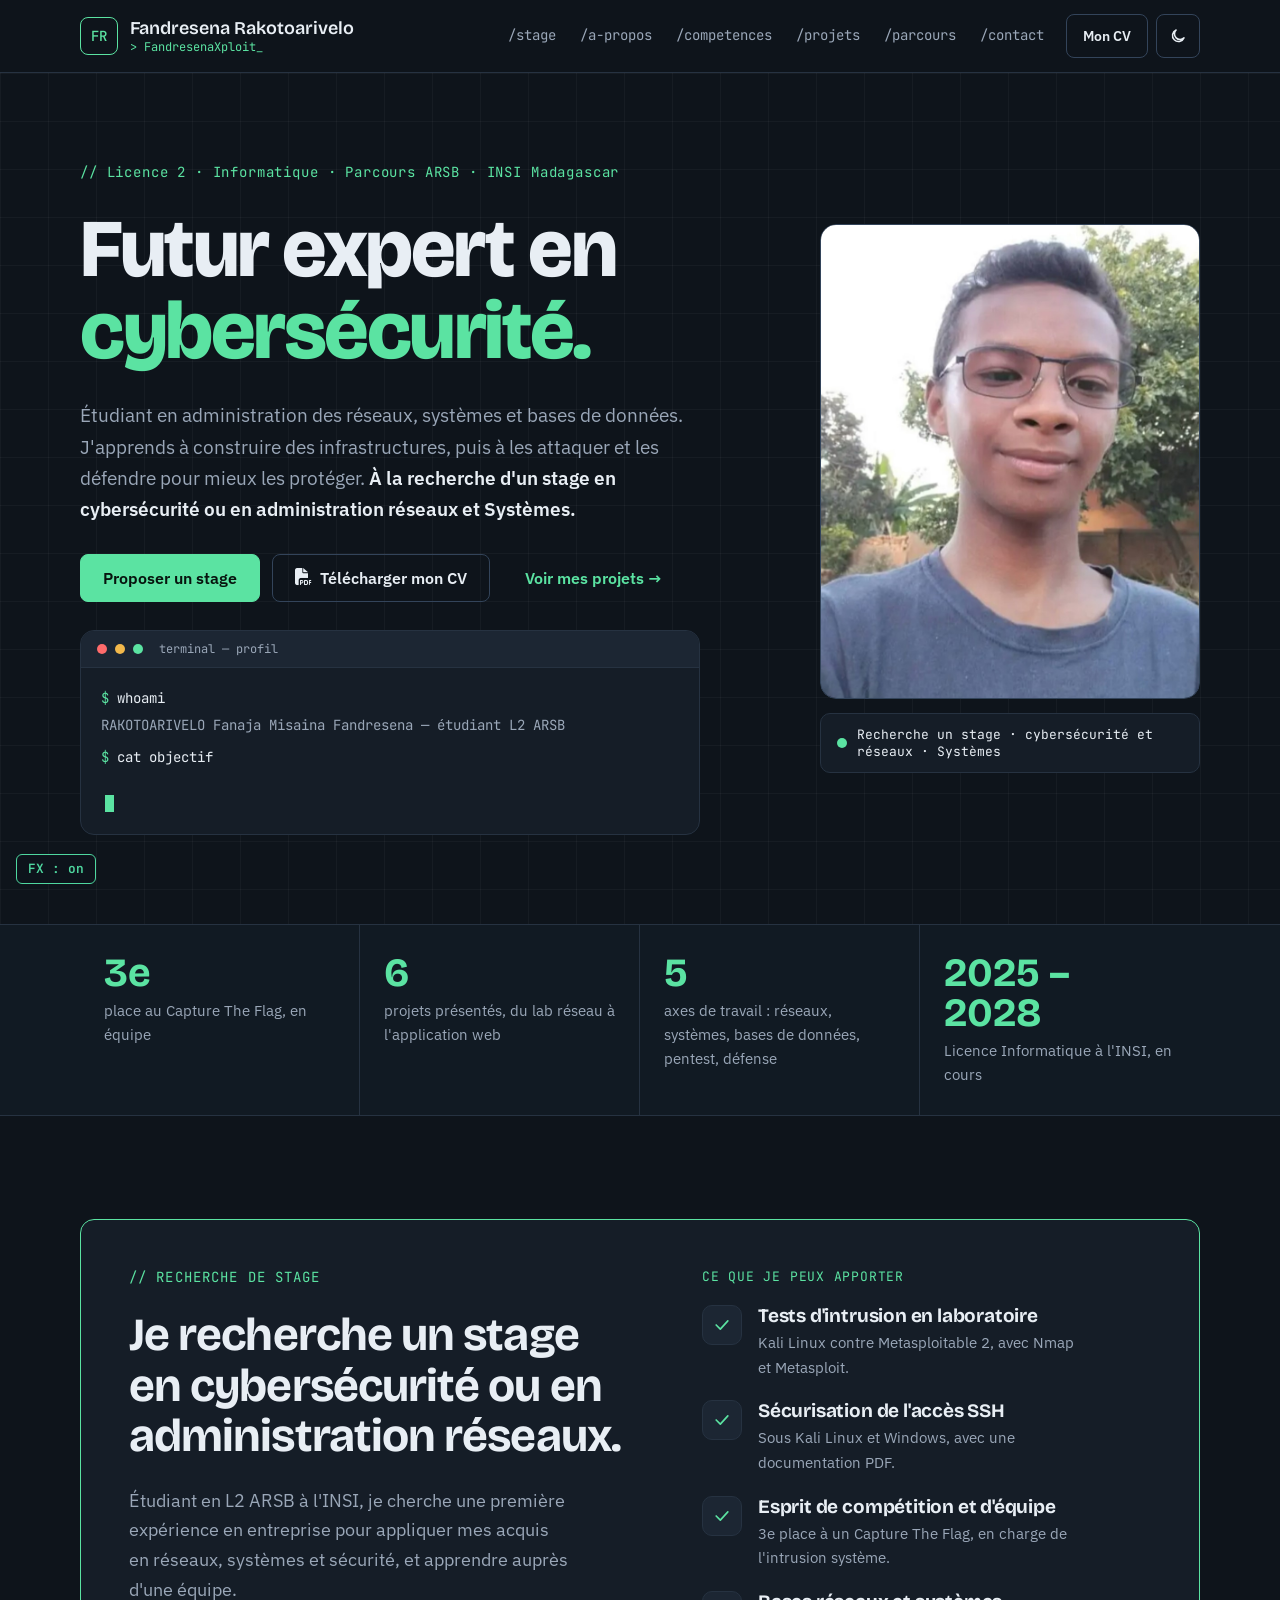
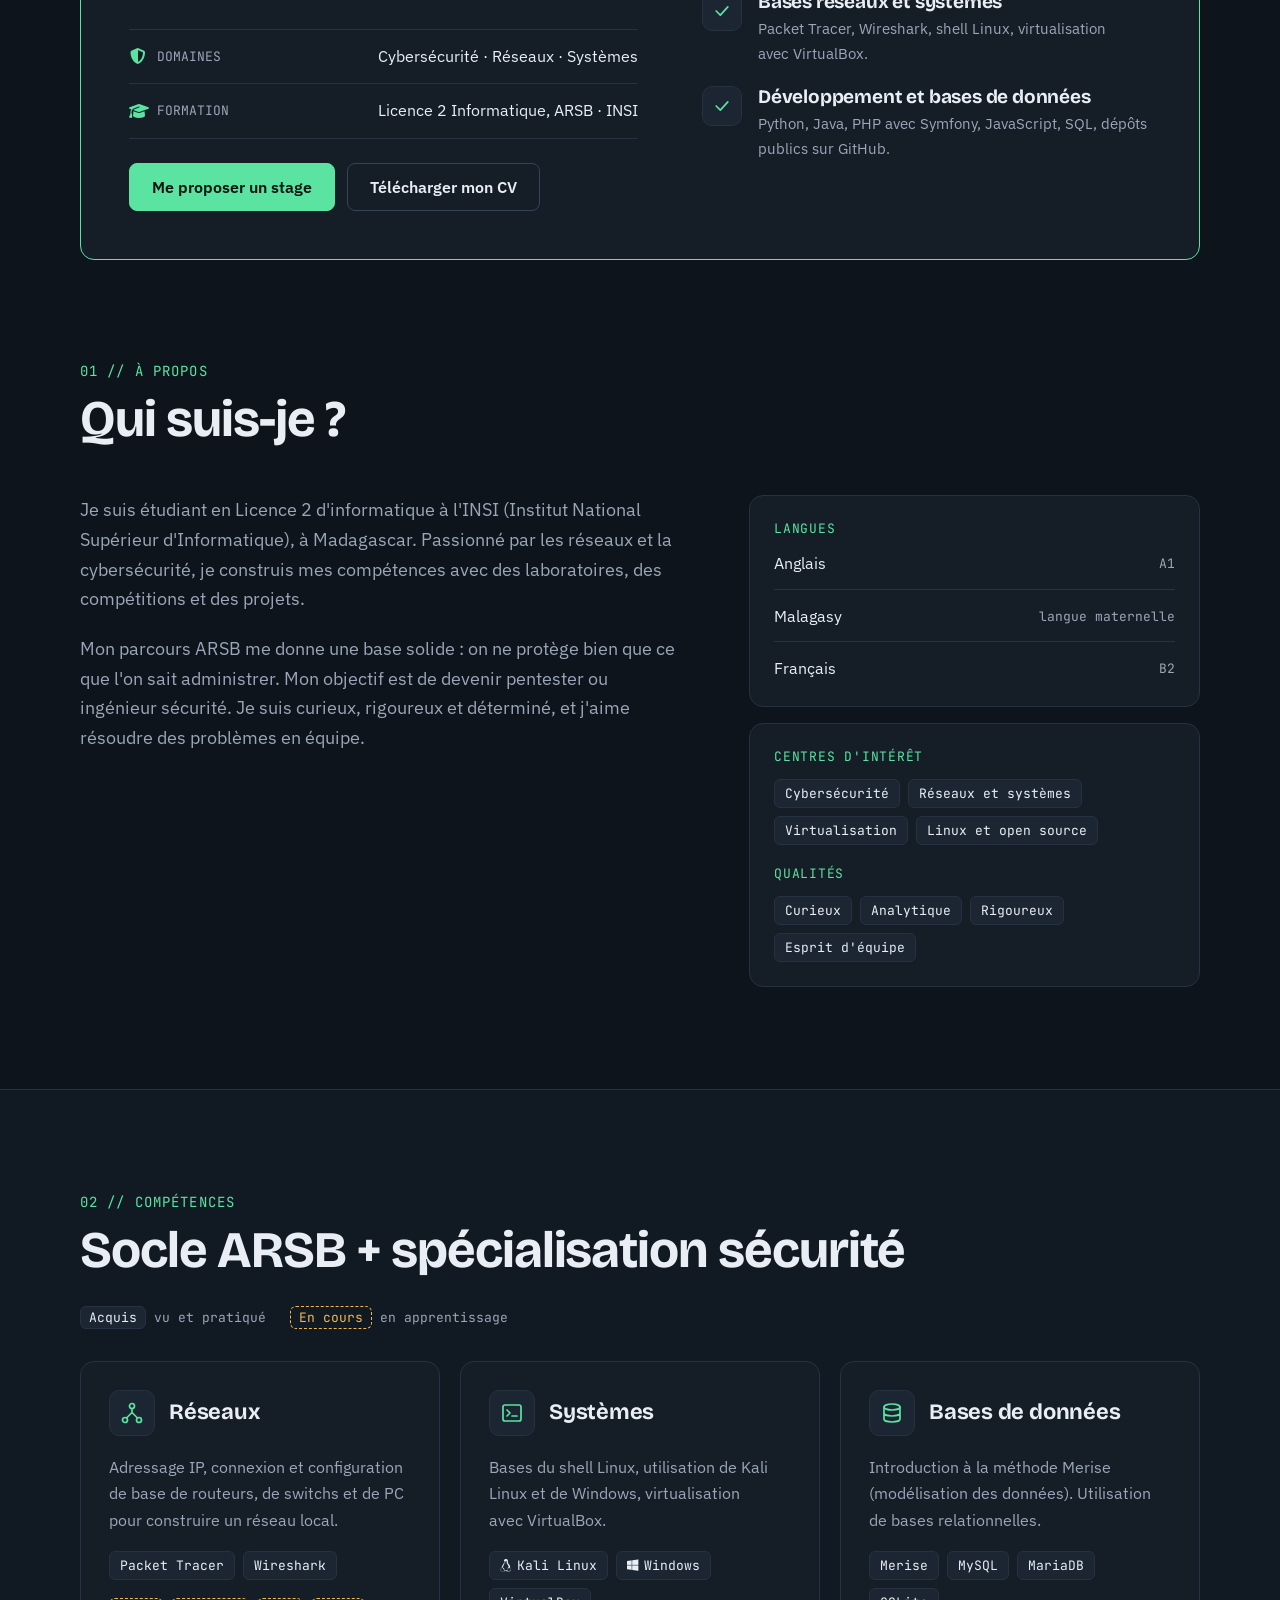
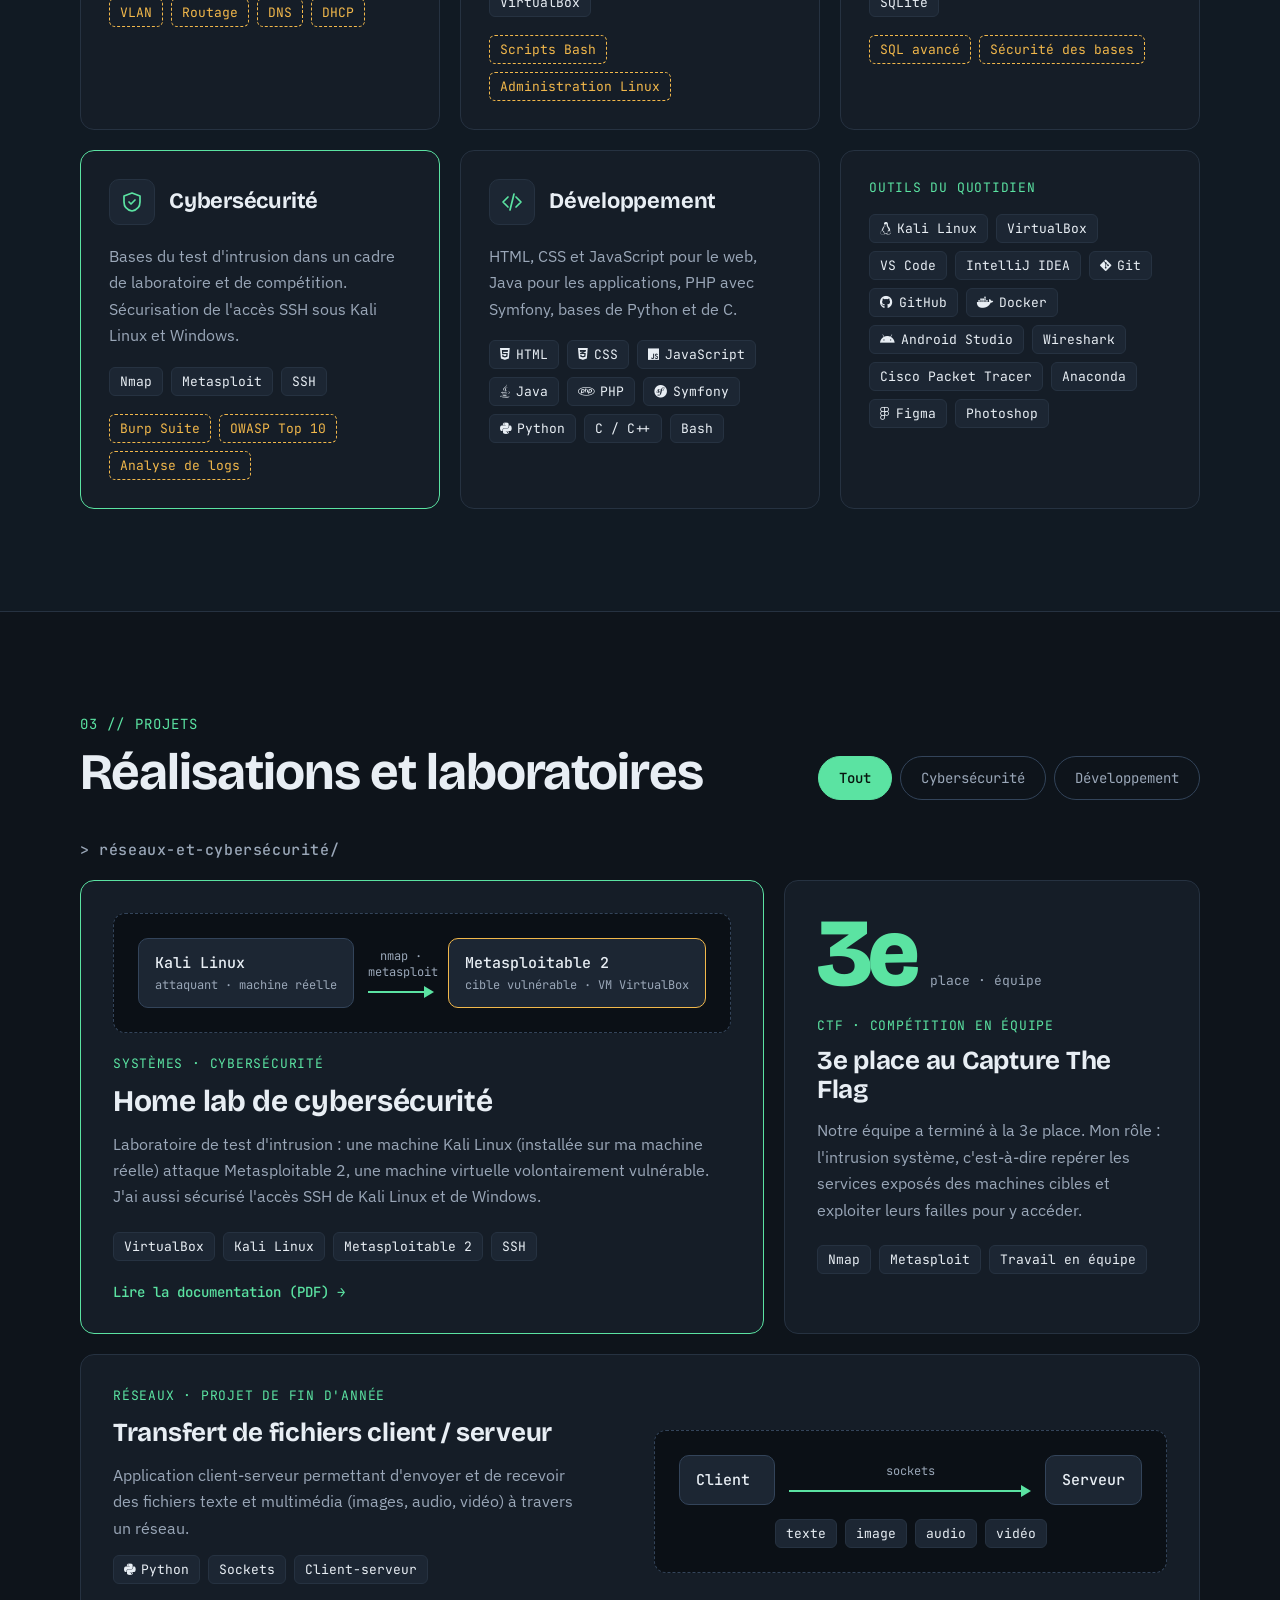
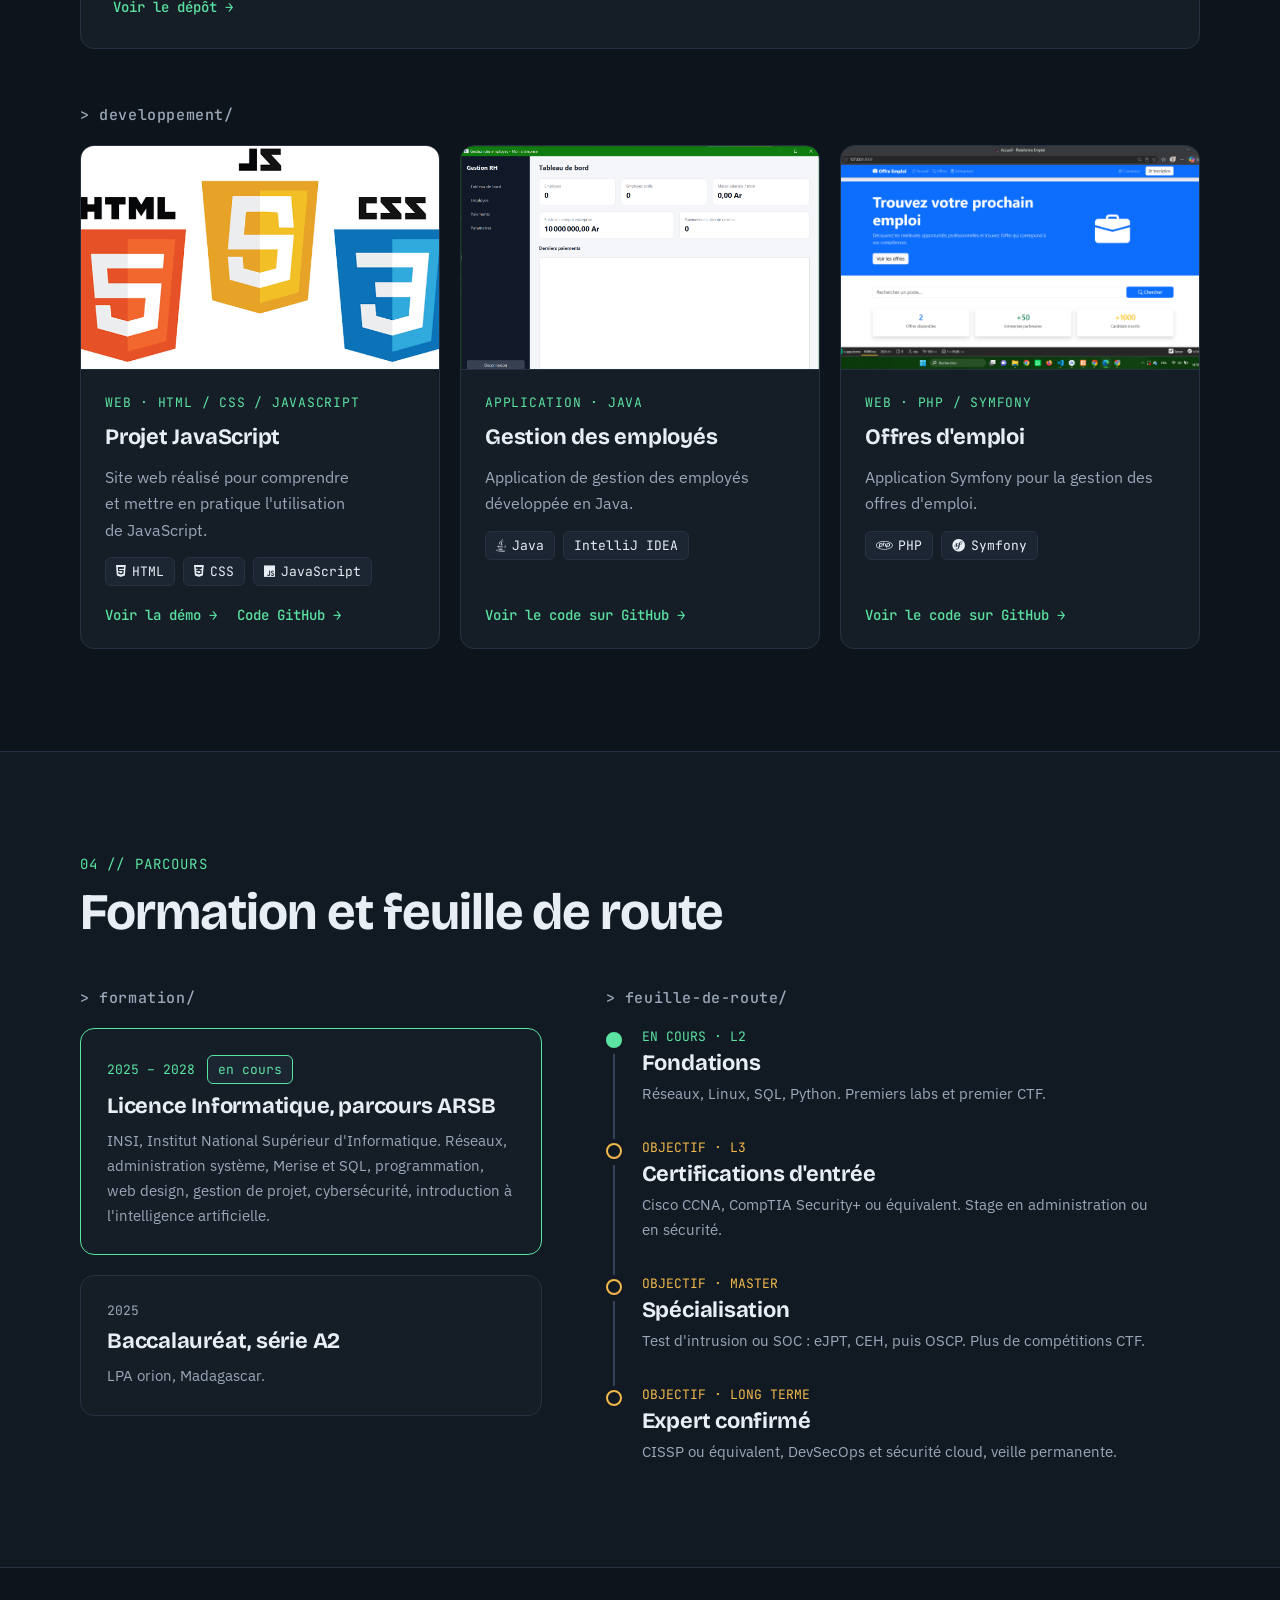
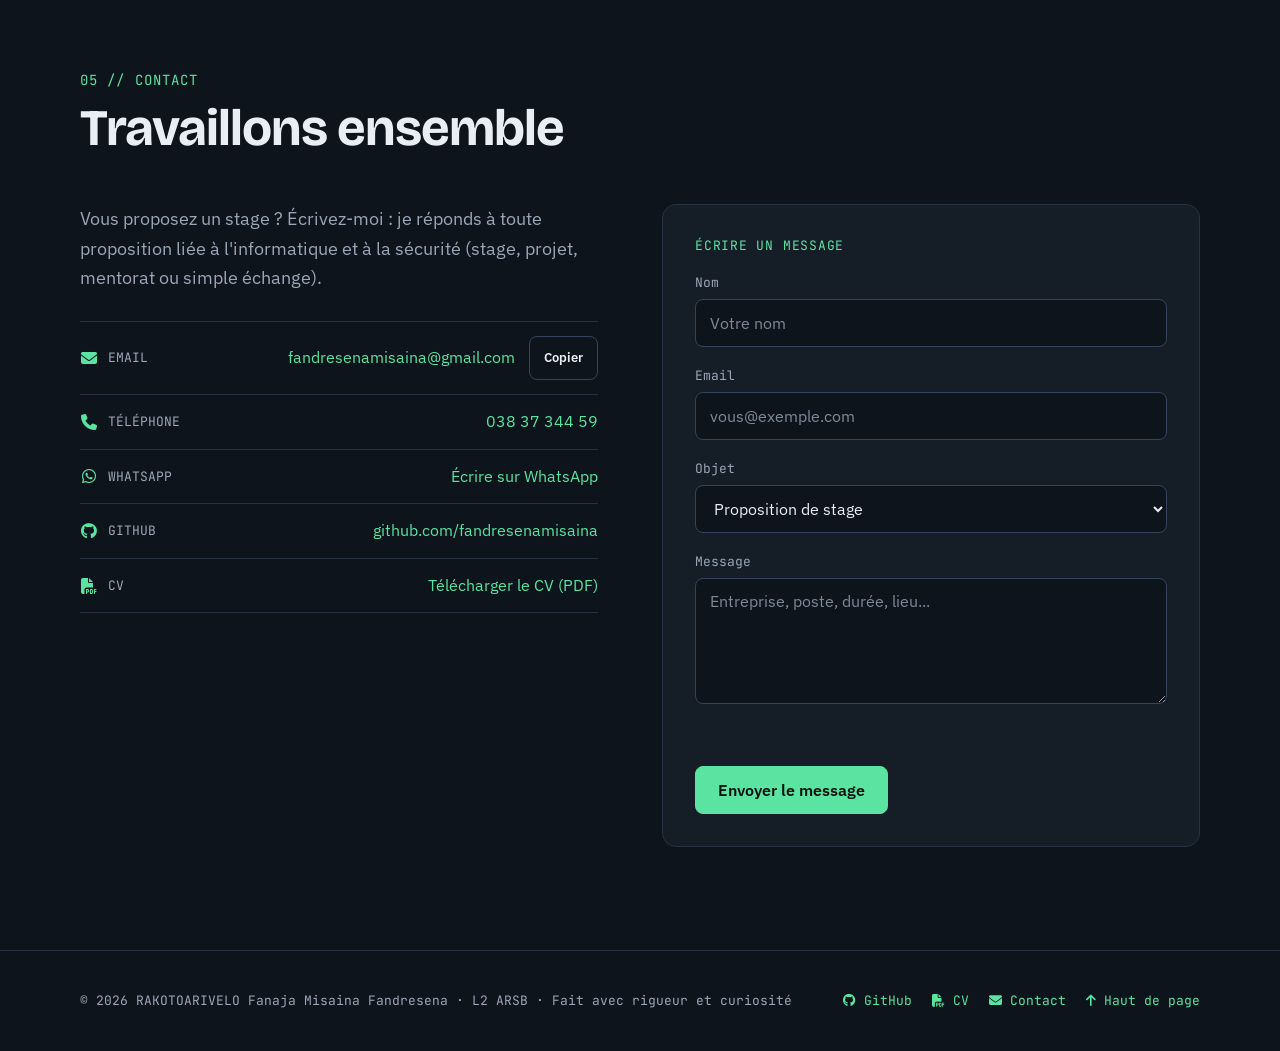
<file: index.html>
<!DOCTYPE html>
<html lang="fr" data-theme="dark">

<head>
    <meta charset="utf-8">
    <meta name="viewport" content="width=device-width, initial-scale=1">
    <title>Fandresena RAKOTOARIVELO · Portfolio</title>
    <meta name="description"
        content="Portfolio de RAKOTOARIVELO Fanaja Misaina Fandresena, étudiant en L2 Informatique (ARSB) à l'INSI Madagascar, à la recherche d'un stage en cybersécurité et réseaux.">
    <meta name="keywords"
        content="Fandresena, cybersécurité, portfolio, stage, étudiant informatique, INSI Madagascar, réseaux, Linux, pentest, CTF">
    <meta name="author" content="RAKOTOARIVELO Fanaja Misaina Fandresena">
    <meta name="robots" content="index, follow">
    <meta name="theme-color" content="#0E141B">
    <!-- Un seul domaine officiel : si vous publiez surtout sur GitHub Pages, remplacez ces URL par https://fandresenamisaina.github.io/ -->
    <link rel="canonical" href="https://portfolio-fandresena.netlify.app/">
    <link rel="icon" href="favicon.ico" sizes="any">
    <link rel="apple-touch-icon" href="apple-touch-icon.png">

    <meta property="og:type" content="website">
    <meta property="og:title" content="Fandresena RAKOTOARIVELO · Portfolio">
    <meta property="og:description"
        content="Étudiant en L2 Informatique (ARSB), passionné de cybersécurité, de réseaux et d'administration système. À la recherche d'un stage.">
    <meta property="og:url" content="https://portfolio-fandresena.netlify.app/">
    <meta property="og:image" content="https://portfolio-fandresena.netlify.app/images/og-partage.png">
    <meta property="og:image:width" content="1200">
    <meta property="og:image:height" content="630">
    <meta property="og:image:alt" content="Fandresena Rakotoarivelo, futur expert en cybersécurité, recherche un stage">
    <meta property="og:locale" content="fr_FR">

    <meta name="twitter:card" content="summary_large_image">
    <meta name="twitter:title" content="Fandresena RAKOTOARIVELO · Portfolio">
    <meta name="twitter:description"
        content="Étudiant en L2 Informatique (ARSB), passionné de cybersécurité, de réseaux et d'administration système. À la recherche d'un stage.">
    <meta name="twitter:image" content="https://portfolio-fandresena.netlify.app/images/og-partage.png">

    <script type="application/ld+json">
{"@context":"https://schema.org","@type":"Person","name":"RAKOTOARIVELO Fanaja Misaina Fandresena",
"url":"https://portfolio-fandresena.netlify.app/","image":"https://portfolio-fandresena.netlify.app/images/profil.jpg",
"jobTitle":"Étudiant en Licence Informatique, à la recherche d'un stage",
"knowsAbout":["Cybersécurité","Réseaux","Administration système","Test d'intrusion","Linux"],
"affiliation":{"@type":"CollegeOrUniversity","name":"INSI - Institut National Supérieur d'Informatique"},
"sameAs":["https://github.com/fandresenamisaina"]}
    </script>

    <!-- Thème appliqué avant l'affichage pour éviter un flash -->
    <script>
        try { var t = localStorage.getItem('theme'); if (t === 'light' || t === 'dark') document.documentElement.setAttribute('data-theme', t); } catch (e) { }
    </script>

    <link rel="preconnect" href="https://fonts.googleapis.com">
    <link rel="preconnect" href="https://fonts.gstatic.com" crossorigin>
    <link rel="stylesheet"
        href="https://fonts.googleapis.com/css2?family=Bricolage+Grotesque:opsz,wght@12..96,500..800&family=IBM+Plex+Sans:wght@400;500;600&family=JetBrains+Mono:wght@400;500&display=swap">
    <link rel="stylesheet" href="https://cdnjs.cloudflare.com/ajax/libs/font-awesome/6.5.2/css/all.min.css"
        crossorigin="anonymous" referrerpolicy="no-referrer">
    <script>document.documentElement.classList.add('js');</script>
    <link rel="stylesheet" href="css/folio.css">
    <link rel="stylesheet" href="css/cyber.css">
    <link rel="stylesheet" href="css/reveal.css">
</head>

<body>
    <a class="skip" href="#main">Aller au contenu</a>

    <header class="site-header">
        <div class="wrap bar">
            <a href="#top" class="brand">
                <span class="brand-mark" aria-hidden="true">FR</span>
                <span class="brand-text">
                    <span class="brand-name">Fandresena Rakotoarivelo</span>
                    <span class="brand-tag">&gt; FandresenaXploit_</span>
                </span>
            </a>
            <button type="button" class="burger" id="burger" aria-label="Ouvrir le menu" aria-expanded="false"
                aria-controls="menu">
                <svg class="i-open" width="24" height="24" viewBox="0 0 24 24" fill="none" stroke="currentColor"
                    stroke-width="2" stroke-linecap="round" aria-hidden="true">
                    <path d="M4 7h16M4 12h16M4 17h16"></path>
                </svg>
                <svg class="i-close" width="24" height="24" viewBox="0 0 24 24" fill="none" stroke="currentColor"
                    stroke-width="2" stroke-linecap="round" aria-hidden="true">
                    <path d="M6 6l12 12M18 6L6 18"></path>
                </svg>
            </button>
            <nav class="nav" id="menu" aria-label="Navigation principale">
                <a class="nav-link" href="#stage">/stage</a>
                <a class="nav-link" href="#apropos">/a-propos</a>
                <a class="nav-link" href="#competences">/competences</a>
                <a class="nav-link" href="#projets">/projets</a>
                <a class="nav-link" href="#parcours">/parcours</a>
                <a class="nav-link" href="#contact">/contact</a>
                <a class="btn btn-g" href="Documentation/CV_Fandresena_ARSB.pdf" target="_blank"
                    rel="noopener noreferrer">Mon CV</a>
                <button type="button" class="btn btn-g theme-btn" id="themeBtn" aria-label="Passer au thème clair">
                    <svg class="i-moon" width="18" height="18" viewBox="0 0 24 24" fill="none" stroke="currentColor"
                        stroke-width="2" stroke-linecap="round" stroke-linejoin="round" aria-hidden="true">
                        <path d="M20 14.5A8 8 0 1 1 9.5 4a6.5 6.5 0 0 0 10.5 10.5z"></path>
                    </svg>
                    <svg class="i-sun" width="18" height="18" viewBox="0 0 24 24" fill="none" stroke="currentColor"
                        stroke-width="2" stroke-linecap="round" stroke-linejoin="round" aria-hidden="true">
                        <circle cx="12" cy="12" r="4"></circle>
                        <path
                            d="M12 2v2M12 20v2M2 12h2M20 12h2M4.9 4.9l1.4 1.4M17.7 17.7l1.4 1.4M4.9 19.1l1.4-1.4M17.7 6.3l1.4-1.4">
                        </path>
                    </svg>
                    <span class="lbl" id="themeLbl">Thème clair</span>
                </button>
            </nav>
        </div>
    </header>

    <main id="main">

        <!-- ACCUEIL -->
        <section class="hero" id="top">
            <div class="wrap hero-in">
                <div class="hero-main">
                    <div class="kick" style="font-size:14px">// Licence 2 · Informatique · Parcours ARSB · INSI
                        Madagascar
                    </div>
                    <h1>Futur expert en <em>cybersécurité.</em></h1>
                    <p class="hero-lead">Étudiant en administration des réseaux, systèmes et bases de données.
                        J'apprends à construire des infrastructures, puis à les attaquer et les défendre pour mieux les
                        protéger. <strong>À la recherche d'un stage en cybersécurité ou en administration
                            réseaux et Systèmes.</strong></p>
                    <div class="btns">
                        <a class="btn btn-p" href="#stage">Proposer un stage</a>
                        <a class="btn btn-g" href="Documentation/CV_Fandresena_ARSB.pdf" target="_blank"
                            rel="noopener noreferrer" download="CV_Fandresena_RAKOTOARIVELO.pdf"><i
                                class="fa-solid fa-file-pdf" aria-hidden="true"></i> Télécharger mon CV</a>
                        <a class="btn btn-ghost" href="#projets">Voir mes projets →</a>
                    </div>
                    <div class="card term" role="img"
                        aria-label="Profil au format terminal : étudiant L2 ARSB, objectif expert en cybersécurité et administration système, en apprentissage continu">
                        <div class="term-bar" aria-hidden="true">
                            <span class="dot r"></span><span class="dot y"></span><span class="dot g"></span>
                            <span class="term-title">terminal — profil</span>
                        </div>
                        <div class="term-body" id="term" aria-hidden="true">
                            <div><span class="ps">$</span> whoami</div>
                            <div class="out">RAKOTOARIVELO Fanaja Misaina Fandresena — étudiant L2 ARSB</div>
                            <div><span class="ps">$</span> cat objectif.txt</div>
                            <div class="out">Devenir expert en cybersécurité et administration système</div>
                            <div><span class="ps">$</span> ls focus/</div>
                            <div class="out">reseaux/ systemes/ bases-de-donnees/ pentest/ defense/</div>
                            <div><span class="ps">$</span> status</div>
                            <div class="out">en apprentissage continu<span class="cursor"></span></div>
                        </div>
                    </div>
                </div>
                <div class="hero-side">
                    <div class="portrait-wrap">
                        <img class="portrait" src="images/profil.jpg" width="800" height="800" fetchpriority="high"
                            decoding="async" alt="Portrait de Fandresena RAKOTOARIVELO">
                    </div>
                    <div class="status"><span class="dot" aria-hidden="true"></span>Recherche un stage · cybersécurité
                        et réseaux · Systèmes</div>
                </div>
            </div>
        </section>

        <!-- CHIFFRES -->
        <section class="stats" aria-label="En bref">
            <div class="wrap stats-in">
                <div class="stat"><b>3e</b><span>place au Capture The Flag, en équipe</span></div>
                <div class="stat"><b>6</b><span>projets présentés, du lab réseau à l'application web</span></div>
                <div class="stat"><b>5</b><span>axes de travail : réseaux, systèmes, bases de données, pentest,
                        défense</span></div>
                <div class="stat"><b>2025 – 2028</b><span>Licence Informatique à l'INSI, en cours</span></div>
            </div>
        </section>

        <!-- STAGE -->
        <section id="stage" class="sec" aria-labelledby="t-stage">
            <div class="wrap">
                <div class="card stage-box">
                    <div class="stage-l">
                        <div class="eyebrow">// RECHERCHE DE STAGE</div>
                        <h2 id="t-stage">Je recherche un stage en cybersécurité ou en administration réseaux.</h2>
                        <p class="p lg">Étudiant en L2 ARSB à l'INSI, je cherche une première expérience en entreprise
                            pour appliquer mes acquis en réseaux, systèmes et sécurité, et apprendre auprès d'une
                            équipe.</p>
                        <!-- À COMPLÉTER (ajoutez une ligne .row si vous le souhaitez) : durée souhaitée, période, lieu ou télétravail, date de disponibilité -->
                        <div class="rows">
                            <div class="row"><span class="k"><i class="fa-solid fa-shield-halved"
                                        aria-hidden="true"></i>DOMAINES</span><span>Cybersécurité · Réseaux ·
                                    Systèmes</span></div>
                            <div class="row"><span class="k"><i class="fa-solid fa-graduation-cap"
                                        aria-hidden="true"></i>FORMATION</span><span>Licence 2 Informatique, ARSB ·
                                    INSI</span></div>
                        </div>
                        <div class="btns">
                            <a class="btn btn-p"
                                href="mailto:fandresenamisaina@gmail.com?subject=Proposition%20de%20stage">Me proposer
                                un stage</a>
                            <a class="btn btn-g" href="Documentation/CV_Fandresena_ARSB.pdf" target="_blank"
                                rel="noopener noreferrer">Télécharger mon CV</a>
                        </div>
                    </div>
                    <div class="stage-r">
                        <div class="kick">CE QUE JE PEUX APPORTER</div>
                        <div class="give"><span class="ico"><svg width="20" height="20" viewBox="0 0 24 24" fill="none"
                                    stroke="currentColor" stroke-width="2" stroke-linecap="round"
                                    stroke-linejoin="round" aria-hidden="true">
                                    <path d="M5 12l5 5 9-10"></path>
                                </svg></span>
                            <div>
                                <h3 class="h3 sm" style="font-size:19px">Tests d'intrusion en laboratoire</h3>
                                <p class="p">Kali Linux contre Metasploitable 2, avec Nmap et Metasploit.</p>
                            </div>
                        </div>
                        <div class="give"><span class="ico"><svg width="20" height="20" viewBox="0 0 24 24" fill="none"
                                    stroke="currentColor" stroke-width="2" stroke-linecap="round"
                                    stroke-linejoin="round" aria-hidden="true">
                                    <path d="M5 12l5 5 9-10"></path>
                                </svg></span>
                            <div>
                                <h3 class="h3 sm" style="font-size:19px">Sécurisation de l'accès SSH</h3>
                                <p class="p">Sous Kali Linux et Windows, avec une documentation PDF.</p>
                            </div>
                        </div>
                        <div class="give"><span class="ico"><svg width="20" height="20" viewBox="0 0 24 24" fill="none"
                                    stroke="currentColor" stroke-width="2" stroke-linecap="round"
                                    stroke-linejoin="round" aria-hidden="true">
                                    <path d="M5 12l5 5 9-10"></path>
                                </svg></span>
                            <div>
                                <h3 class="h3 sm" style="font-size:19px">Esprit de compétition et d'équipe</h3>
                                <p class="p">3e place à un Capture The Flag, en charge de l'intrusion système.</p>
                            </div>
                        </div>
                        <div class="give"><span class="ico"><svg width="20" height="20" viewBox="0 0 24 24" fill="none"
                                    stroke="currentColor" stroke-width="2" stroke-linecap="round"
                                    stroke-linejoin="round" aria-hidden="true">
                                    <path d="M5 12l5 5 9-10"></path>
                                </svg></span>
                            <div>
                                <h3 class="h3 sm" style="font-size:19px">Bases réseaux et systèmes</h3>
                                <p class="p">Packet Tracer, Wireshark, shell Linux, virtualisation avec VirtualBox.</p>
                            </div>
                        </div>
                        <div class="give"><span class="ico"><svg width="20" height="20" viewBox="0 0 24 24" fill="none"
                                    stroke="currentColor" stroke-width="2" stroke-linecap="round"
                                    stroke-linejoin="round" aria-hidden="true">
                                    <path d="M5 12l5 5 9-10"></path>
                                </svg></span>
                            <div>
                                <h3 class="h3 sm" style="font-size:19px">Développement et bases de données</h3>
                                <p class="p">Python, Java, PHP avec Symfony, JavaScript, SQL, dépôts publics sur
                                    GitHub.</p>
                            </div>
                        </div>
                    </div>
                </div>
            </div>
        </section>

        <!-- A PROPOS -->
        <section id="apropos" class="sec" style="padding-top:0" aria-labelledby="t-apropos">
            <div class="wrap">
                <div class="sec-head">
                    <div class="eyebrow">01 // À PROPOS</div>
                    <h2 class="h2" id="t-apropos">Qui suis-je ?</h2>
                </div>
                <div class="about">
                    <div class="about-l">
                        <p class="p lg">Je suis étudiant en Licence 2 d'informatique à l'INSI (Institut National
                            Supérieur d'Informatique), à Madagascar. Passionné par les réseaux et la cybersécurité, je
                            construis mes compétences avec des laboratoires, des compétitions et des projets.</p>
                        <p class="p lg">Mon parcours ARSB me donne une base solide : on ne protège bien que ce que l'on
                            sait administrer. Mon objectif est de devenir pentester ou ingénieur sécurité. Je suis
                            curieux, rigoureux et déterminé, et j'aime résoudre des problèmes en équipe.</p>
                    </div>
                    <div class="about-r">
                        <div class="card">
                            <div class="kick">LANGUES</div>
                            <!-- À COMPLÉTER : ajoutez votre niveau d'anglais, par exemple -->
                            <div class="lang"><span>Anglais</span><small>A1</small></div>
                            <div class="lang"><span>Malagasy</span><small>langue maternelle</small></div>
                            <div class="lang"><span>Français</span><small>B2</small></div>
                        </div>
                        <div class="card">
                            <div class="kick">CENTRES D'INTÉRÊT</div>
                            <div class="chips"><span class="chip">Cybersécurité</span><span class="chip">Réseaux et
                                    systèmes</span><span class="chip">Virtualisation</span><span class="chip">Linux et
                                    open source</span></div>
                            <div class="kick" style="margin-top:6px">QUALITÉS</div>
                            <div class="chips"><span class="chip">Curieux</span><span
                                    class="chip">Analytique</span><span class="chip">Rigoureux</span><span
                                    class="chip">Esprit d'équipe</span></div>
                        </div>
                    </div>
                </div>
            </div>
        </section>

        <!-- COMPETENCES -->
        <section id="competences" class="sec alt" aria-labelledby="t-competences">
            <div class="wrap">
                <div class="sec-head" style="margin-bottom:28px">
                    <div class="eyebrow">02 // COMPÉTENCES</div>
                    <h2 class="h2" id="t-competences">Socle ARSB + spécialisation sécurité</h2>
                </div>
                <div class="legend" aria-label="Légende">
                    <span><span class="chip">Acquis</span> vu et pratiqué</span>
                    <span><span class="chip wip">En cours</span> en apprentissage</span>
                </div>
                <div class="grid">

                    <div class="card skill">
                        <div class="skill-head">
                            <span class="ico"><svg width="24" height="24" viewBox="0 0 24 24" fill="none"
                                    stroke="currentColor" stroke-width="1.7" stroke-linecap="round"
                                    stroke-linejoin="round" aria-hidden="true">
                                    <circle cx="12" cy="5" r="2.5"></circle>
                                    <circle cx="5" cy="19" r="2.5"></circle>
                                    <circle cx="19" cy="19" r="2.5"></circle>
                                    <path d="M12 7.5v4M12 11.5l-5.5 5.5M12 11.5l5.5 5.5"></path>
                                </svg></span>
                            <h3 class="h3 sm">Réseaux</h3>
                        </div>
                        <p class="p">Adressage IP, connexion et configuration de base de routeurs, de switchs et de PC
                            pour construire un réseau local.</p>
                        <div class="chips"><span class="chip">Packet Tracer</span><span class="chip">Wireshark</span>
                        </div>
                        <div class="chips"><span class="chip wip">VLAN</span><span class="chip wip">Routage</span><span
                                class="chip wip">DNS</span><span class="chip wip">DHCP</span></div>
                    </div>

                    <div class="card skill">
                        <div class="skill-head">
                            <span class="ico"><svg width="24" height="24" viewBox="0 0 24 24" fill="none"
                                    stroke="currentColor" stroke-width="1.7" stroke-linecap="round"
                                    stroke-linejoin="round" aria-hidden="true">
                                    <rect x="3" y="4" width="18" height="16" rx="2"></rect>
                                    <path d="M7 9l3 3-3 3M12 15h5"></path>
                                </svg></span>
                            <h3 class="h3 sm">Systèmes</h3>
                        </div>
                        <p class="p">Bases du shell Linux, utilisation de Kali Linux et de Windows, virtualisation avec
                            VirtualBox.</p>
                        <div class="chips"><span class="chip"><i class="fa-brands fa-linux" aria-hidden="true"></i>Kali
                                Linux</span><span class="chip"><i class="fa-brands fa-windows"
                                    aria-hidden="true"></i>Windows</span><span class="chip">VirtualBox</span></div>
                        <div class="chips"><span class="chip wip">Scripts Bash</span><span
                                class="chip wip">Administration
                                Linux</span></div>
                    </div>

                    <div class="card skill">
                        <div class="skill-head">
                            <span class="ico"><svg width="24" height="24" viewBox="0 0 24 24" fill="none"
                                    stroke="currentColor" stroke-width="1.7" stroke-linecap="round"
                                    stroke-linejoin="round" aria-hidden="true">
                                    <ellipse cx="12" cy="6" rx="8" ry="3"></ellipse>
                                    <path d="M4 6v6c0 1.7 3.6 3 8 3s8-1.3 8-3V6M4 12v6c0 1.7 3.6 3 8 3s8-1.3 8-3v-6">
                                    </path>
                                </svg></span>
                            <h3 class="h3 sm">Bases de données</h3>
                        </div>
                        <p class="p">Introduction à la méthode Merise (modélisation des données). Utilisation de bases
                            relationnelles.</p>
                        <div class="chips"><span class="chip">Merise</span><span class="chip">MySQL</span><span
                                class="chip">MariaDB</span><span class="chip">SQLite</span></div>
                        <div class="chips"><span class="chip wip">SQL avancé</span><span class="chip wip">Sécurité des
                                bases</span></div>
                    </div>

                    <div class="card skill hl">
                        <div class="skill-head">
                            <span class="ico"><svg width="24" height="24" viewBox="0 0 24 24" fill="none"
                                    stroke="currentColor" stroke-width="1.7" stroke-linecap="round"
                                    stroke-linejoin="round" aria-hidden="true">
                                    <path d="M12 3l8 3v6c0 5-3.4 8-8 9-4.6-1-8-4-8-9V6l8-3z"></path>
                                    <path d="M9 12l2 2 4-4"></path>
                                </svg></span>
                            <h3 class="h3 sm">Cybersécurité</h3>
                        </div>
                        <p class="p">Bases du test d'intrusion dans un cadre de laboratoire et de compétition.
                            Sécurisation de l'accès SSH sous Kali Linux et Windows.</p>
                        <div class="chips"><span class="chip">Nmap</span><span class="chip">Metasploit</span><span
                                class="chip">SSH</span></div>
                        <div class="chips"><span class="chip wip">Burp Suite</span><span class="chip wip">OWASP Top
                                10</span><span class="chip wip">Analyse de logs</span></div>
                    </div>

                    <div class="card skill">
                        <div class="skill-head">
                            <span class="ico"><svg width="24" height="24" viewBox="0 0 24 24" fill="none"
                                    stroke="currentColor" stroke-width="1.7" stroke-linecap="round"
                                    stroke-linejoin="round" aria-hidden="true">
                                    <path d="M8 7l-5 5 5 5M16 7l5 5-5 5M14 4l-4 16"></path>
                                </svg></span>
                            <h3 class="h3 sm">Développement</h3>
                        </div>
                        <p class="p">HTML, CSS et JavaScript pour le web, Java pour les applications, PHP avec Symfony,
                            bases de Python et de C.</p>
                        <div class="chips">
                            <span class="chip"><i class="fa-brands fa-html5" aria-hidden="true"></i>HTML</span>
                            <span class="chip"><i class="fa-brands fa-css3-alt" aria-hidden="true"></i>CSS</span>
                            <span class="chip"><i class="fa-brands fa-js" aria-hidden="true"></i>JavaScript</span>
                            <span class="chip"><i class="fa-brands fa-java" aria-hidden="true"></i>Java</span>
                            <span class="chip"><i class="fa-brands fa-php" aria-hidden="true"></i>PHP</span>
                            <span class="chip"><i class="fa-brands fa-symfony" aria-hidden="true"></i>Symfony</span>
                            <span class="chip"><i class="fa-brands fa-python" aria-hidden="true"></i>Python</span>
                            <span class="chip">C / C++</span>
                            <span class="chip">Bash</span>
                        </div>
                    </div>

                    <div class="card skill">
                        <div class="kick">OUTILS DU QUOTIDIEN</div>
                        <div class="chips">
                            <span class="chip"><i class="fa-brands fa-linux" aria-hidden="true"></i>Kali Linux</span>
                            <span class="chip">VirtualBox</span>
                            <span class="chip">VS Code</span>
                            <span class="chip">IntelliJ IDEA</span>
                            <span class="chip"><i class="fa-brands fa-git-alt" aria-hidden="true"></i>Git</span>
                            <span class="chip"><i class="fa-brands fa-github" aria-hidden="true"></i>GitHub</span>
                            <span class="chip"><i class="fa-brands fa-docker" aria-hidden="true"></i>Docker</span>
                            <span class="chip"><i class="fa-brands fa-android" aria-hidden="true"></i>Android
                                Studio</span>
                            <span class="chip">Wireshark</span>
                            <span class="chip">Cisco Packet Tracer</span>
                            <span class="chip">Anaconda</span>
                            <span class="chip"><i class="fa-brands fa-figma" aria-hidden="true"></i>Figma</span>
                            <span class="chip">Photoshop</span>
                        </div>
                    </div>

                </div>
            </div>
        </section>

        <!-- PROJETS -->
        <section id="projets" class="sec" aria-labelledby="t-projets">
            <div class="wrap">
                <div class="projets-head">
                    <div class="sec-head">
                        <div class="eyebrow">03 // PROJETS</div>
                        <h2 class="h2" id="t-projets">Réalisations et laboratoires</h2>
                    </div>
                    <div class="tabs" role="group" aria-label="Filtrer les projets" id="tabs" hidden>
                        <button type="button" class="tab" data-filter="all" aria-pressed="true">Tout</button>
                        <button type="button" class="tab" data-filter="cyber"
                            aria-pressed="false">Cybersécurité</button>
                        <button type="button" class="tab" data-filter="dev" aria-pressed="false">Développement</button>
                    </div>
                </div>

                <div class="proj-group" data-group="cyber">
                    <h3 class="group-title">&gt; réseaux-et-cybersécurité/</h3>
                    <div class="row2">

                        <article class="card proj big">
                            <div class="diagram" role="img"
                                aria-label="Schéma du home lab : la machine Kali Linux attaque la machine virtuelle Metasploitable 2 avec Nmap et Metasploit">
                                <div class="node"><b>Kali Linux</b><small>attaquant · machine réelle</small></div>
                                <div class="arrow"><span>nmap · metasploit</span>
                                    <div></div>
                                </div>
                                <div class="node warn"><b>Metasploitable 2</b><small>cible vulnérable · VM
                                        VirtualBox</small></div>
                            </div>
                            <div class="proj-info">
                                <div class="kick">SYSTÈMES · CYBERSÉCURITÉ</div>
                                <h4 class="h3" style="font-size:30px">Home lab de cybersécurité</h4>
                                <p class="p">Laboratoire de test d'intrusion : une machine Kali Linux (installée sur ma
                                    machine réelle) attaque Metasploitable 2, une machine virtuelle volontairement
                                    vulnérable. J'ai aussi sécurisé l'accès SSH de Kali Linux et de Windows.</p>
                            </div>
                            <div class="chips"><span class="chip">VirtualBox</span><span class="chip">Kali
                                    Linux</span><span class="chip">Metasploitable 2</span><span class="chip">SSH</span>
                            </div>
                            <div class="links"><a class="lnk" href="Documentation/Documentation_SSH.pdf" target="_blank"
                                    rel="noopener noreferrer">Lire la documentation (PDF) →</a></div>
                        </article>

                        <article class="card proj side">
                            <div class="rank"><b>3e</b><span>place · équipe</span></div>
                            <div class="proj-info">
                                <div class="kick">CTF · COMPÉTITION EN ÉQUIPE</div>
                                <h4 class="h3">3e place au Capture The Flag</h4>
                                <!-- À COMPLÉTER : nom de l'événement, date, nombre d'équipes (ex. « 3e sur 20 équipes, CTF INSI 2026 ») et lien vers un write-up -->
                                <p class="p">Notre équipe a terminé à la 3e place. Mon rôle : l'intrusion système,
                                    c'est-à-dire repérer les services exposés des machines cibles et exploiter leurs
                                    failles pour y accéder.</p>
                            </div>
                            <div class="chips"><span class="chip">Nmap</span><span class="chip">Metasploit</span><span
                                    class="chip">Travail en équipe</span></div>
                        </article>

                    </div>

                    <article class="card proj wide">
                        <div class="proj-info">
                            <div class="kick">RÉSEAUX · PROJET DE FIN D'ANNÉE</div>
                            <h4 class="h3">Transfert de fichiers client / serveur</h4>
                            <p class="p">Application client-serveur permettant d'envoyer et de recevoir des fichiers
                                texte et multimédia (images, audio, vidéo) à travers un réseau.</p>
                            <div class="chips"><span class="chip"><i class="fa-brands fa-python"
                                        aria-hidden="true"></i>Python</span><span class="chip">Sockets</span><span
                                    class="chip">Client-serveur</span></div>
                            <div class="links"><a class="lnk"
                                    href="https://github.com/KIADY04/Sujet4_Transfert_de_Fichiers_Multim-dia_et_Textes_Client_Serveur"
                                    target="_blank" rel="noopener noreferrer">Voir le dépôt →</a></div>
                        </div>
                        <div class="diagram" role="img"
                            aria-label="Schéma : un client envoie des fichiers texte, image, audio et vidéo à un serveur par sockets">
                            <div class="diagram-row">
                                <div class="node sm"><b>Client</b></div>
                                <div class="arrow"><span>sockets</span>
                                    <div></div>
                                </div>
                                <div class="node sm"><b>Serveur</b></div>
                            </div>
                            <div class="chips" style="justify-content:center"><span class="chip">texte</span><span
                                    class="chip">image</span><span class="chip">audio</span><span
                                    class="chip">vidéo</span></div>
                        </div>
                    </article>
                </div>

                <div class="proj-group" data-group="dev">
                    <h3 class="group-title">&gt; developpement/</h3>
                    <div class="row2">

                        <article class="card proj-card">
                            <a class="shot" href="https://fandresenamisaina.github.io/projetjavascript/" target="_blank"
                                rel="noopener noreferrer" aria-label="Ouvrir la démo en ligne du projet JavaScript">
                                <img src="images/images.png" width="738" height="408" loading="lazy"
                                    decoding="async" alt="Capture d'écran du projet JavaScript">
                            </a>
                            <div class="body">
                                <div class="kick">WEB · HTML / CSS / JAVASCRIPT</div>
                                <h4 class="h3 sm">Projet JavaScript</h4>
                                <p class="p">Site web réalisé pour comprendre et mettre en pratique l'utilisation de
                                    JavaScript.</p>
                                <div class="chips"><span class="chip"><i class="fa-brands fa-html5"
                                            aria-hidden="true"></i>HTML</span><span class="chip"><i
                                            class="fa-brands fa-css3-alt" aria-hidden="true"></i>CSS</span><span
                                        class="chip"><i class="fa-brands fa-js" aria-hidden="true"></i>JavaScript</span>
                                </div>
                                <div class="links">
                                    <a class="lnk" href="https://fandresenamisaina.github.io/projetjavascript/"
                                        target="_blank" rel="noopener noreferrer">Voir la démo →</a>
                                    <a class="lnk" href="https://github.com/fandresenamisaina/projetjavascript"
                                        target="_blank" rel="noopener noreferrer">Code GitHub →</a>
                                </div>
                            </div>
                        </article>

                        <article class="card proj-card">
                            <a class="shot" href="https://github.com/fandresenamisaina/GestionEployer" target="_blank"
                                rel="noopener noreferrer" aria-label="Voir le code de Gestion des employés sur GitHub">
                                <img src="images/Capture d'écran 2026-10-14 143944.png" width="1280" height="827" loading="lazy"
                                    decoding="async" alt="Capture d'écran de l'application Gestion des employés">
                            </a>
                            <div class="body">
                                <div class="kick">APPLICATION · JAVA</div>
                                <h4 class="h3 sm">Gestion des employés</h4>
                                <p class="p">Application de gestion des employés développée en Java.</p>
                                <div class="chips"><span class="chip"><i class="fa-brands fa-java"
                                            aria-hidden="true"></i>Java</span><span class="chip">IntelliJ IDEA</span>
                                </div>
                                <div class="links"><a class="lnk"
                                        href="https://github.com/fandresenamisaina/GestionEployer" target="_blank"
                                        rel="noopener noreferrer">Voir le code sur GitHub →</a></div>
                            </div>
                        </article>

                        <article class="card proj-card">
                            <a class="shot" href="https://github.com/fandresenamisaina/symfony_offres_employe"
                                target="_blank" rel="noopener noreferrer"
                                aria-label="Voir le code des offres d'emploi sur GitHub">
                                <img src="images/Capture d'écran 2026-10-14 135853.png" width="1280" height="720" loading="lazy"
                                    decoding="async" alt="Capture d'écran de l'application d'offres d'emploi Symfony">
                            </a>
                            <div class="body">
                                <div class="kick">WEB · PHP / SYMFONY</div>
                                <h4 class="h3 sm">Offres d'emploi</h4>
                                <p class="p">Application Symfony pour la gestion des offres d'emploi.</p>
                                <div class="chips"><span class="chip"><i class="fa-brands fa-php"
                                            aria-hidden="true"></i>PHP</span><span class="chip"><i
                                            class="fa-brands fa-symfony" aria-hidden="true"></i>Symfony</span></div>
                                <div class="links"><a class="lnk"
                                        href="https://github.com/fandresenamisaina/symfony_offres_employe"
                                        target="_blank" rel="noopener noreferrer">Voir le code sur GitHub →</a></div>
                            </div>
                        </article>

                    </div>
                </div>
            </div>
        </section>

        <!-- PARCOURS -->
        <section id="parcours" class="sec alt" aria-labelledby="t-parcours">
            <div class="wrap">
                <div class="sec-head">
                    <div class="eyebrow">04 // PARCOURS</div>
                    <h2 class="h2" id="t-parcours">Formation et feuille de route</h2>
                </div>
                <div class="path">

                    <div class="path-l">
                        <h3 class="group-title">&gt; formation/</h3>
                        <div class="card edu now">
                            <div class="when"><span style="color:var(--accent)">2025 – 2028</span><span
                                    class="chip live">en cours</span></div>
                            <h4 class="h3 sm">Licence Informatique, parcours ARSB</h4>
                            <p class="p">INSI, Institut National Supérieur d'Informatique. Réseaux, administration
                                système, Merise et SQL, programmation, web design, gestion de projet, cybersécurité,
                                introduction à l'intelligence artificielle.</p>
                        </div>
                        <div class="card edu">
                            <div class="when">2025</div>
                            <h4 class="h3 sm">Baccalauréat, série A2</h4>
                            <p class="p">LPA orion, Madagascar.</p>
                        </div>
                    </div>

                    <div class="path-r">
                        <h3 class="group-title">&gt; feuille-de-route/</h3>
                        <div>
                            <div class="step now">
                                <div class="step-rail"><i></i></div>
                                <div class="step-body">
                                    <span class="when">EN COURS · L2</span>
                                    <h4 class="h3 sm">Fondations</h4>
                                    <p class="p">Réseaux, Linux, SQL, Python. Premiers labs et premier CTF.</p>
                                </div>
                            </div>
                            <div class="step">
                                <div class="step-rail"><i></i></div>
                                <div class="step-body">
                                    <span class="when">OBJECTIF · L3</span>
                                    <h4 class="h3 sm">Certifications d'entrée</h4>
                                    <p class="p">Cisco CCNA, CompTIA Security+ ou équivalent. Stage en administration ou
                                        en sécurité.</p>
                                </div>
                            </div>
                            <div class="step">
                                <div class="step-rail"><i></i></div>
                                <div class="step-body">
                                    <span class="when">OBJECTIF · MASTER</span>
                                    <h4 class="h3 sm">Spécialisation</h4>
                                    <p class="p">Test d'intrusion ou SOC : eJPT, CEH, puis OSCP. Plus de compétitions
                                        CTF.</p>
                                </div>
                            </div>
                            <div class="step">
                                <div class="step-rail"><i></i></div>
                                <div class="step-body">
                                    <span class="when">OBJECTIF · LONG TERME</span>
                                    <h4 class="h3 sm">Expert confirmé</h4>
                                    <p class="p">CISSP ou équivalent, DevSecOps et sécurité cloud, veille permanente.
                                    </p>
                                </div>
                            </div>
                        </div>
                    </div>

                </div>
            </div>
        </section>

        <!-- CONTACT -->
        <section id="contact" class="sec" aria-labelledby="t-contact">
            <div class="wrap">
                <div class="sec-head">
                    <div class="eyebrow">05 // CONTACT</div>
                    <h2 class="h2" id="t-contact">Travaillons ensemble</h2>
                </div>
                <div class="contact">
                    <div class="contact-l">
                        <p class="p lg">Vous proposez un stage ? Écrivez-moi : je réponds à toute proposition liée à
                            l'informatique et à la sécurité (stage, projet, mentorat ou simple échange).</p>
                        <div class="rows">
                            <div class="row"><span class="k"><i class="fa-solid fa-envelope"
                                        aria-hidden="true"></i>EMAIL</span>
                                <div class="copy-wrap"><a
                                        href="mailto:fandresenamisaina@gmail.com">fandresenamisaina@gmail.com</a>
                                    <button type="button" class="btn btn-g" id="copyBtn"><span id="copyLbl"
                                            aria-live="polite">Copier</span></button>
                                </div>
                            </div>
                            <div class="row"><span class="k"><i class="fa-solid fa-phone"
                                        aria-hidden="true"></i>TÉLÉPHONE</span><a href="tel:+261383734459">038 37 344
                                    59</a></div>
                            <div class="row"><span class="k"><i class="fa-brands fa-whatsapp"
                                        aria-hidden="true"></i>WHATSAPP</span><a href="https://wa.me/261383734459"
                                    target="_blank" rel="noopener noreferrer">Écrire sur WhatsApp</a></div>
                            <div class="row"><span class="k"><i class="fa-brands fa-github"
                                        aria-hidden="true"></i>GITHUB</span><a
                                    href="https://github.com/fandresenamisaina" target="_blank"
                                    rel="noopener noreferrer">github.com/fandresenamisaina</a></div>
                            <div class="row"><span class="k"><i class="fa-solid fa-file-pdf"
                                        aria-hidden="true"></i>CV</span><a href="Documentation/CV_Fandresena_ARSB.pdf"
                                    target="_blank" rel="noopener noreferrer">Télécharger le CV (PDF)</a></div>
                        </div>
                    </div>

                    <!-- Formulaire géré par Netlify Forms (actif uniquement quand le site est hébergé sur Netlify) -->
                    <form id="contactForm" class="card contact-r" name="contact" method="POST" action="merci.html"
                        data-netlify="true" netlify-honeypot="bot-field" aria-describedby="formStatus">
                        <input type="hidden" name="form-name" value="contact">
                        <div class="kick">ÉCRIRE UN MESSAGE</div>
                        <p class="bot"><label>Ne pas remplir : <input name="bot-field" tabindex="-1"
                                    autocomplete="off"></label></p>
                        <div class="field-wrap"><label for="f-nom">Nom</label><input class="field" id="f-nom" name="nom"
                                type="text" autocomplete="name" required placeholder="Votre nom"></div>
                        <div class="field-wrap"><label for="f-mail">Email</label><input class="field" id="f-mail"
                                name="email" type="email" autocomplete="email" required placeholder="vous@exemple.com">
                        </div>
                        <div class="field-wrap"><label for="f-objet">Objet</label>
                            <select class="field" id="f-objet" name="objet">
                                <option>Proposition de stage</option>
                                <option>Projet</option>
                                <option>Mentorat</option>
                                <option>Autre</option>
                            </select>
                        </div>
                        <div class="field-wrap"><label for="f-msg">Message</label><textarea class="field" id="f-msg"
                                name="message" rows="5" required
                                placeholder="Entreprise, poste, durée, lieu..."></textarea></div>
                        <p id="formStatus" class="form-status" role="status" aria-live="polite"></p>
                        <button type="submit" class="btn btn-p" style="align-self:flex-start">Envoyer le
                            message</button>
                    </form>
                </div>
            </div>
        </section>

    </main>

    <footer class="site-footer">
        <div class="wrap foot">
            <span>© 2026 RAKOTOARIVELO Fanaja Misaina Fandresena · L2 ARSB · Fait avec rigueur et curiosité</span>
            <nav aria-label="Liens rapides">
                <a href="https://github.com/fandresenamisaina" target="_blank" rel="noopener noreferrer"><i
                        class="fa-brands fa-github" aria-hidden="true"></i>GitHub</a>
                <a href="Documentation/CV_Fandresena_ARSB.pdf" target="_blank" rel="noopener noreferrer"><i
                        class="fa-solid fa-file-pdf" aria-hidden="true"></i>CV</a>
                <a href="#contact"><i class="fa-solid fa-envelope" aria-hidden="true"></i>Contact</a>
                <a href="#top"><i class="fa-solid fa-arrow-up" aria-hidden="true"></i>Haut de page</a>
            </nav>
        </div>
    </footer>

    <script src="js/cyber.js" defer></script>
    <script src="js/reveal.js" defer></script>
    <script src="js/fx.js" defer></script>
    <script src="js/contact.js" defer></script>
</body>

</html>
</file>
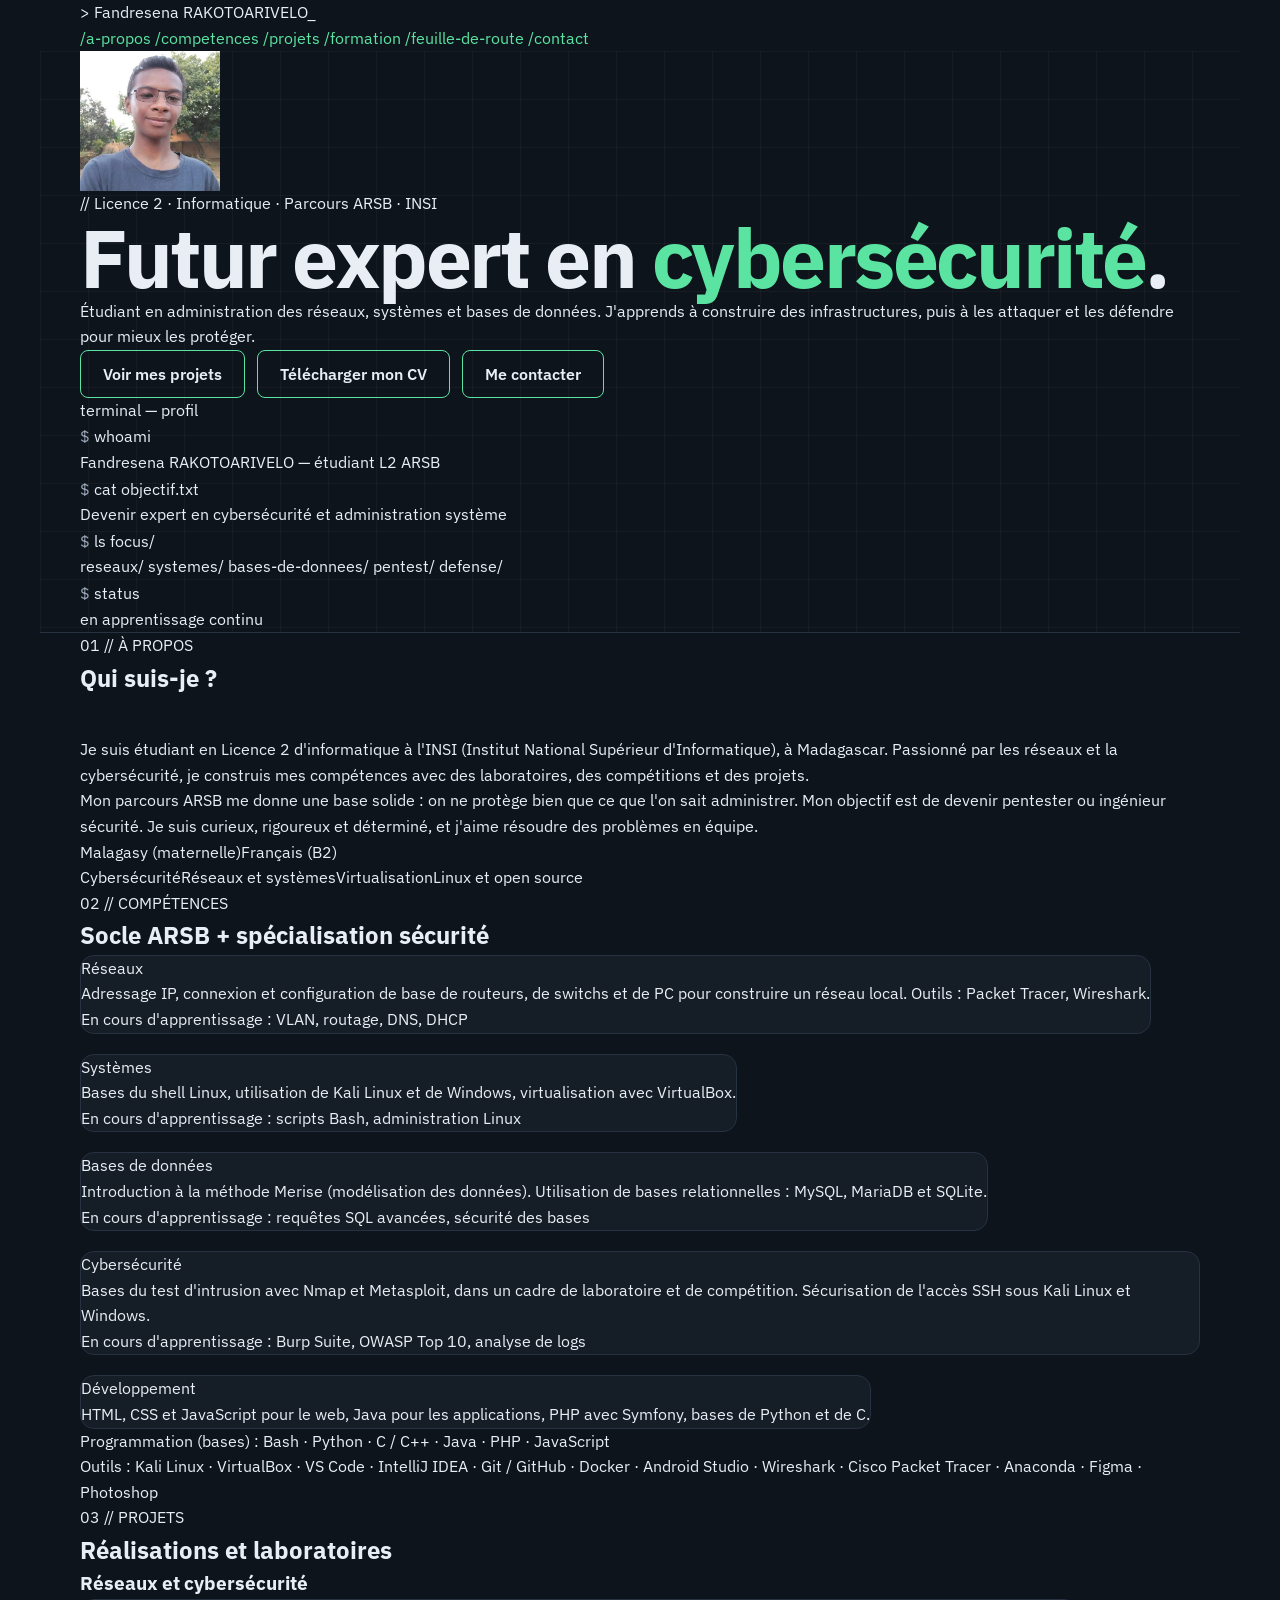
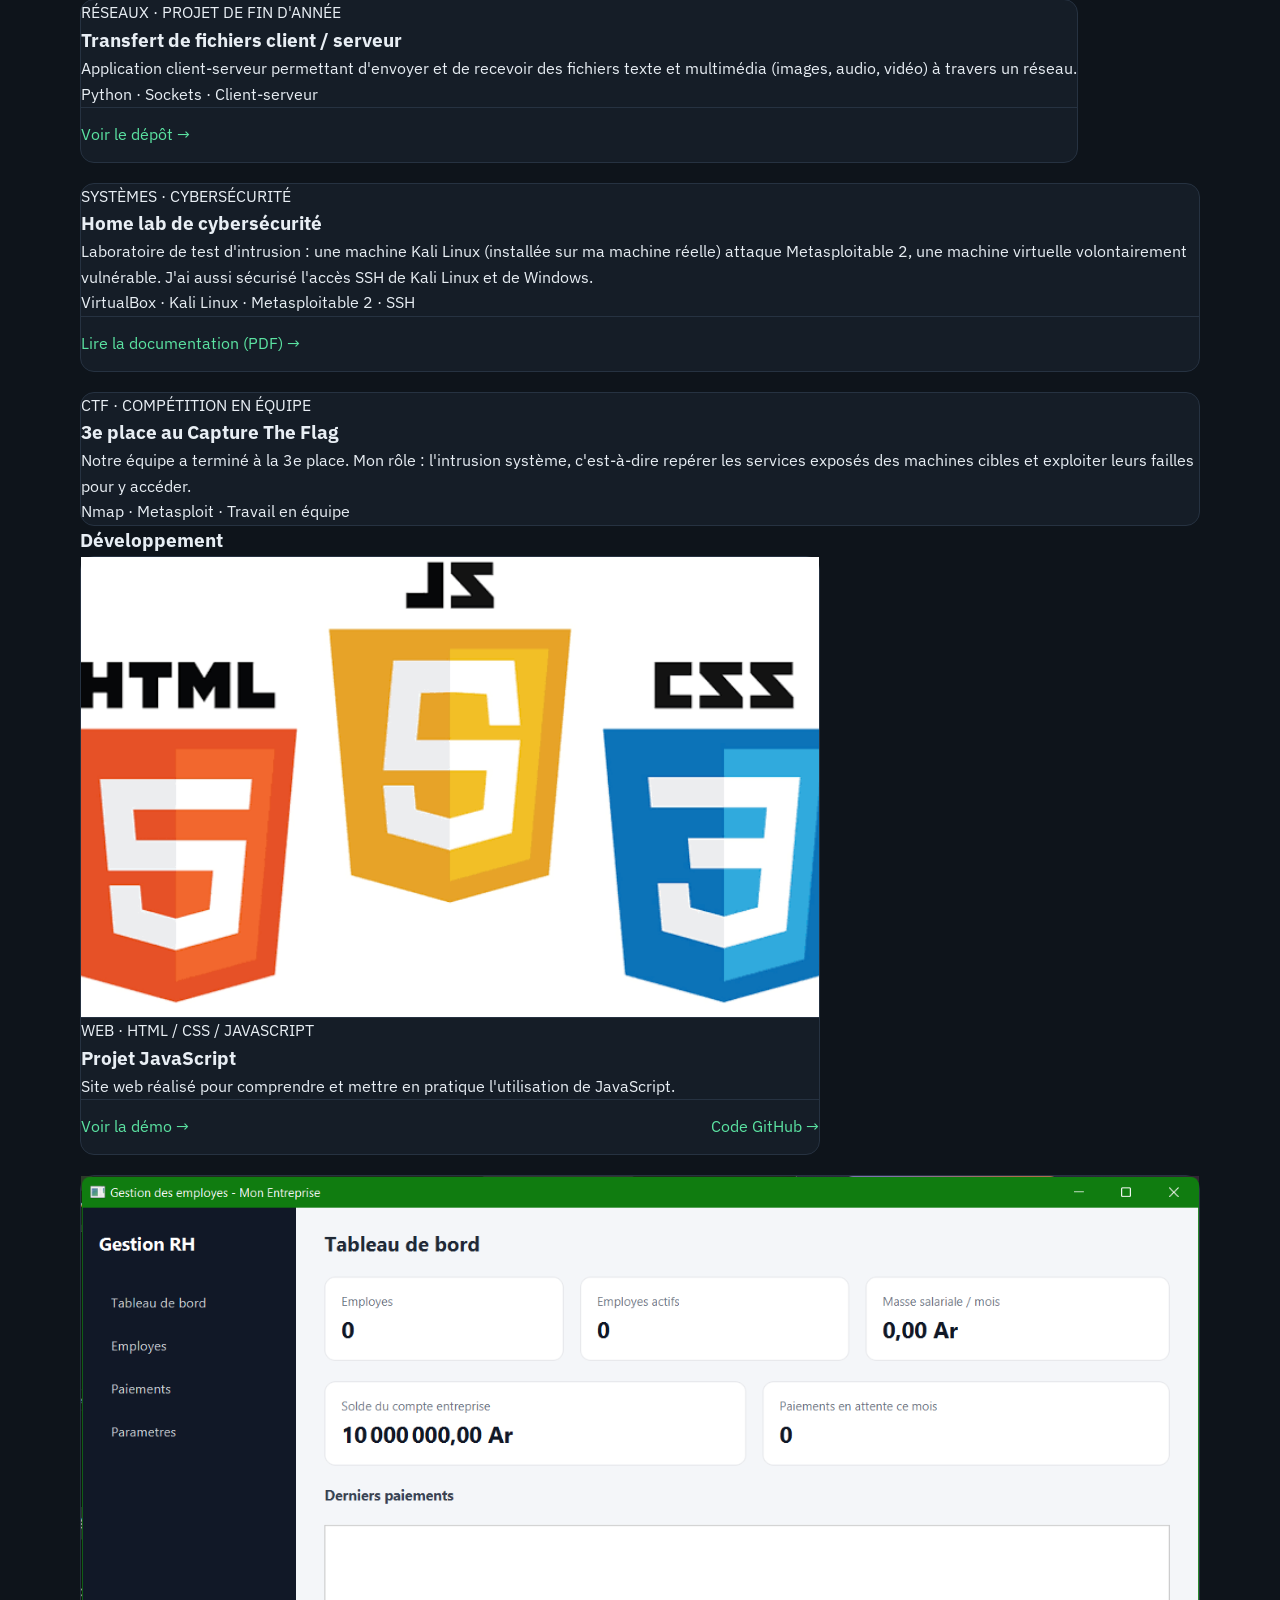
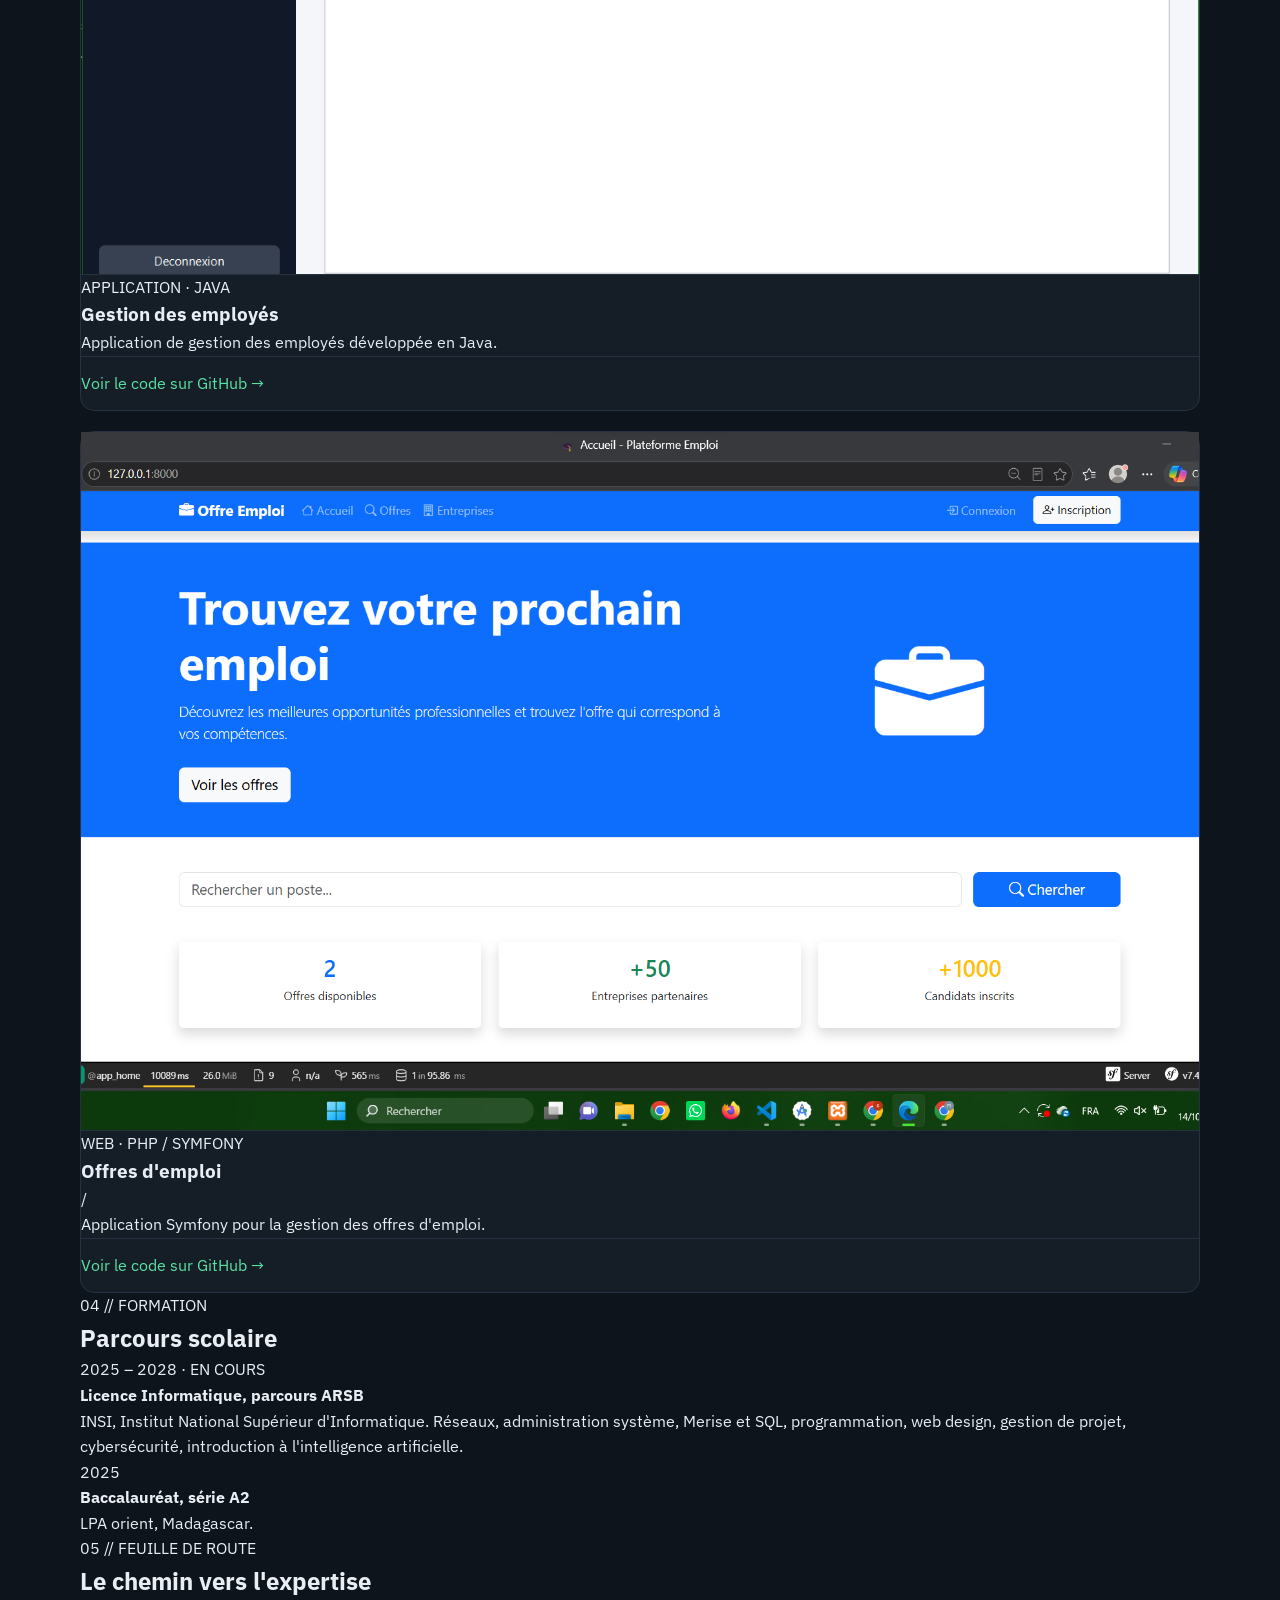
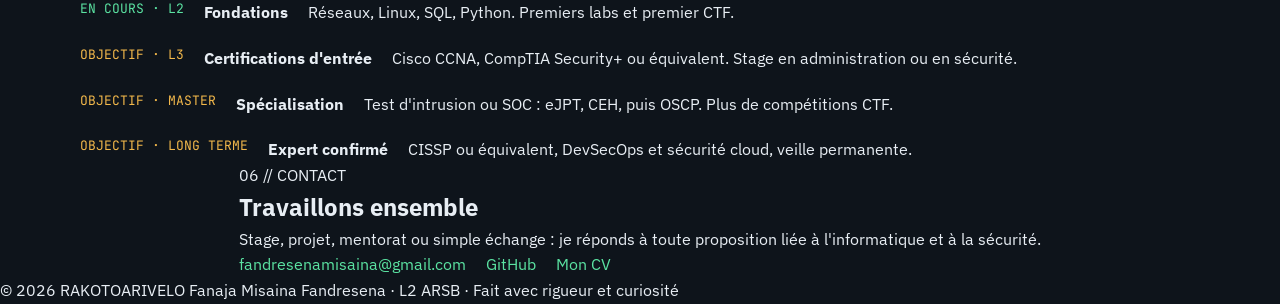
<file: folio.html>
<!DOCTYPE html>
<html lang="fr">

<head>
    <meta charset="utf-8">
    <meta name="viewport" content="width=device-width, initial-scale=1">
    <title>Fandresena RAKOTOARIVELO · Portfolio cybersécurité</title>
    <meta name="description"
        content="Portfolio de RAKOTOARIVELO Fanaja Misaina Fandresena, étudiant en L2 Informatique (parcours ARSB) à l'INSI Madagascar, futur expert en cybersécurité.">
    <meta name="keywords"
        content="Fandresena, cybersécurité, portfolio, étudiant informatique, INSI Madagascar, réseaux, Linux, pentest, CTF">
    <meta name="author" content="RAKOTOARIVELO Fanaja Misaina Fandresena">
    <meta name="robots" content="index, follow">
    <meta name="theme-color" content="#0B0F14">
    <link rel="canonical" href="https://fandresenamisaina.github.io/">
    <link rel="icon" type="image/png" href="favicon.png">

    <!-- Partage sur les réseaux sociaux (Open Graph) -->
    <meta property="og:type" content="website">
    <meta property="og:title" content="Fandresena RAKOTOARIVELO · Portfolio cybersécurité">
    <meta property="og:description"
        content="Étudiant en L2 Informatique (ARSB), passionné de cybersécurité, de réseaux et d'administration système.">
    <meta property="og:url" content="https://fandresenamisaina.github.io/">
    <!-- CORRIGÉ : l'ancienne adresse (profil.png à la racine) ne correspondait pas à l'image réellement utilisée -->
    <meta property="og:image" content="https://fandresenamisaina.github.io/images/profil.jpg">
    <meta property="og:image:alt" content="Portrait de Fandresena RAKOTOARIVELO">
    <meta property="og:locale" content="fr_FR">

    <!-- Twitter / X, LinkedIn -->
    <meta name="twitter:card" content="summary">
    <meta name="twitter:title" content="Fandresena RAKOTOARIVELO · Portfolio cybersécurité">
    <meta name="twitter:description"
        content="Étudiant en L2 Informatique (ARSB), passionné de cybersécurité, de réseaux et d'administration système.">
    <meta name="twitter:image" content="https://fandresenamisaina.github.io/images/profil.jpg">

    <!-- Chargement plus rapide des polices -->
    <link rel="preconnect" href="https://fonts.googleapis.com">
    <link rel="preconnect" href="https://fonts.gstatic.com" crossorigin>
    <link rel="stylesheet"
        href="https://fonts.googleapis.com/css2?family=JetBrains+Mono:wght@400;600;800&family=IBM+Plex+Sans:wght@400;500;600&display=swap">

    <script type="application/ld+json">
{"@context":"https://schema.org","@type":"Person","name":"RAKOTOARIVELO Fanaja Misaina Fandresena",
"url":"https://fandresenamisaina.github.io/","image":"https://fandresenamisaina.github.io/images/profil.jpg",
"jobTitle":"Étudiant en Licence Informatique",
"knowsAbout":["Cybersécurité","Réseaux","Administration système","Test d'intrusion","Linux"],
"affiliation":{"@type":"CollegeOrUniversity","name":"INSI - Institut National Supérieur d'Informatique"},
"sameAs":["https://github.com/fandresenamisaina"]}
</script>

    <link rel="stylesheet" href="css/folio.css">
</head>

<body>
    <a class="skip" href="#main">Aller au contenu</a>

    <header>
        <div class="wrap">
            <div class="logo">&gt; Fandresena RAKOTOARIVELO<span>_</span></div>
            <nav aria-label="Navigation principale">
                <a href="#apropos">/a-propos</a>
                <a href="#competences">/competences</a>
                <a href="#projets">/projets</a>
                <a href="#formation">/formation</a>
                <a href="#feuille">/feuille-de-route</a>
                <a href="#contact">/contact</a>
            </nav>
        </div>
    </header>

    <main id="main">

        <!-- ACCUEIL -->
        <div class="wrap hero">
            <div class="hero-text">
                <div class="id-row">
                    <img class="photo" src="images/profil.jpg" width="140" height="140" loading="eager"
                        fetchpriority="high" decoding="async" alt="Portrait de Fandresena RAKOTOARIVELO"
                        onerror="this.style.display='none'">
                    <div class="id-text">
                        <div class="kicker">// Licence 2 · Informatique · Parcours ARSB · INSI</div>
                        <h1>Futur expert en <em>cybersécurité</em>.</h1>
                    </div>
                </div>
                <p>Étudiant en administration des réseaux, systèmes et bases de données. J'apprends à construire des
                    infrastructures, puis à les attaquer et les défendre pour mieux les protéger.</p>
                <div class="btns">
                    <a class="btn primary" href="#projets">Voir mes projets</a>
                    <a class="btn" href="Fandresena_cv.pdf" download="CV_Fandresena_RAKOTOARIVELO.pdf">Télécharger mon
                        CV</a>
                    <a class="btn ghost" href="#contact">Me contacter</a>
                </div>
            </div>
            <div class="term" role="img"
                aria-label="Profil au format terminal : étudiant L2 ARSB, objectif expert en cybersécurité et administration système, en apprentissage continu">
                <div class="title">terminal — profil</div>
                <div><span class="p">$</span> whoami</div>
                <div class="out">Fandresena RAKOTOARIVELO — étudiant L2 ARSB</div>
                <div><span class="p">$</span> cat objectif.txt</div>
                <div class="out">Devenir expert en cybersécurité et administration système</div>
                <div><span class="p">$</span> ls focus/</div>
                <div class="out">reseaux/ systemes/ bases-de-donnees/ pentest/ defense/</div>
                <div><span class="p">$</span> status</div>
                <div class="warn">en apprentissage continu</div>
            </div>
        </div>

        <!-- A PROPOS -->
        <section id="apropos" aria-labelledby="t-apropos">
            <div class="wrap about">
                <div>
                    <div class="tag">01 // À PROPOS</div>
                    <h2 id="t-apropos">Qui suis-je ?</h2>
                </div>
                <div>
                    <p>Je suis étudiant en Licence 2 d'informatique à l'INSI (Institut National Supérieur
                        d'Informatique), à Madagascar. Passionné par les réseaux et la cybersécurité, je construis mes
                        compétences avec des laboratoires, des compétitions et des projets.</p>
                    <p>Mon parcours ARSB me donne une base solide : on ne protège bien que ce que l'on sait administrer.
                        Mon objectif est de devenir pentester ou ingénieur sécurité. Je suis curieux, rigoureux et
                        déterminé, et j'aime résoudre des problèmes en équipe.</p>
                    <div class="pills"><span>Malagasy (maternelle)</span><span>Français (B2)</span></div>
                    <div class="pills"><span>Cybersécurité</span><span>Réseaux et
                            systèmes</span><span>Virtualisation</span><span>Linux
                            et open source</span></div>
                </div>
            </div>
        </section>

        <!-- COMPETENCES -->
        <section id="competences" class="alt" aria-labelledby="t-competences">
            <div class="wrap">
                <div class="tag">02 // COMPÉTENCES</div>
                <h2 id="t-competences">Socle ARSB + spécialisation sécurité</h2>
                <div class="grid g3">
                    <div class="card">
                        <div class="name">Réseaux</div>
                        <div class="desc">Adressage IP, connexion et configuration de base de routeurs, de switchs et de
                            PC pour construire un réseau local. Outils : Packet Tracer, Wireshark.</div>
                        <div class="meta">En cours d'apprentissage : VLAN, routage, DNS, DHCP</div>
                    </div>
                    <div class="card">
                        <div class="name">Systèmes</div>
                        <div class="desc">Bases du shell Linux, utilisation de Kali Linux et de Windows, virtualisation
                            avec VirtualBox.</div>
                        <div class="meta">En cours d'apprentissage : scripts Bash, administration Linux</div>
                    </div>
                    <div class="card">
                        <div class="name">Bases de données</div>
                        <div class="desc">Introduction à la méthode Merise (modélisation des données). Utilisation de
                            bases relationnelles : MySQL, MariaDB et SQLite.</div>
                        <div class="meta">En cours d'apprentissage : requêtes SQL avancées, sécurité des bases</div>
                    </div>
                    <div class="card hl">
                        <div class="name">Cybersécurité</div>
                        <div class="desc">Bases du test d'intrusion avec Nmap et Metasploit, dans un cadre de
                            laboratoire et de compétition. Sécurisation de l'accès SSH sous Kali Linux et Windows.</div>
                        <div class="meta">En cours d'apprentissage : Burp Suite, OWASP Top 10, analyse de logs</div>
                    </div>
                    <div class="card">
                        <div class="name">Développement</div>
                        <div class="desc">HTML, CSS et JavaScript pour le web, Java pour les applications, PHP avec
                            Symfony, bases de Python et de C.</div>
                    </div>
                </div>
                <div class="note">Programmation (bases) : Bash · Python · C / C++ · Java · PHP · JavaScript<br>
                    Outils : Kali Linux · VirtualBox · VS Code · IntelliJ IDEA · Git / GitHub · Docker · Android Studio
                    · Wireshark · Cisco Packet Tracer · Anaconda · Figma · Photoshop</div>
            </div>
        </section>

        <!-- PROJETS -->
        <section id="projets" aria-labelledby="t-projets">
            <div class="wrap">
                <div class="tag">03 // PROJETS</div>
                <h2 id="t-projets">Réalisations et laboratoires</h2>

                <h3 class="sub">Réseaux et cybersécurité</h3>
                <div class="grid g2">
                    <article class="card">
                        <div class="meta">RÉSEAUX · PROJET DE FIN D'ANNÉE</div>
                        <h3>Transfert de fichiers client / serveur</h3>
                        <p>Application client-serveur permettant d'envoyer et de recevoir des fichiers texte et
                            multimédia (images, audio, vidéo) à travers un réseau.</p>
                        <div class="stack">Python · Sockets · Client-serveur</div>
                        <div class="row"><a
                                href="https://github.com/KIADY04/Sujet4_Transfert_de_Fichiers_Multim-dia_et_Textes_Client_Serveur"
                                target="_blank" rel="noopener noreferrer">Voir le dépôt →</a></div>
                    </article>
                    <article class="card">
                        <div class="meta">SYSTÈMES · CYBERSÉCURITÉ</div>
                        <h3>Home lab de cybersécurité</h3>
                        <p>Laboratoire de test d'intrusion : une machine Kali Linux (installée sur ma machine réelle)
                            attaque Metasploitable 2, une machine virtuelle volontairement vulnérable. J'ai aussi
                            sécurisé l'accès SSH de Kali Linux et de Windows.</p>
                        <div class="stack">VirtualBox · Kali Linux · Metasploitable 2 · SSH</div>
                        <div class="row"><a href="Documentation/Documentation_SSH.pdf" target="_blank"
                                rel="noopener noreferrer">Lire la documentation (PDF) →</a></div>
                    </article>
                    <article class="card hl">
                        <div class="meta">CTF · COMPÉTITION EN ÉQUIPE</div>
                        <h3>3e place au Capture The Flag</h3>
                        <!-- À COMPLÉTER : nom de l'événement, date, nombre d'équipes (ex. « 3e sur 20 équipes, CTF INSI 2026 ») -->
                        <p>Notre équipe a terminé à la 3e place. Mon rôle : l'intrusion système, c'est-à-dire repérer
                            les services exposés des machines cibles et exploiter leurs failles pour y accéder.</p>
                        <div class="stack">Nmap · Metasploit · Travail en équipe</div>
                    </article>
                </div>

                <h3 class="sub">Développement</h3>
                <div class="grid g3">
                    <article class="card">
                        <a class="shot" href="https://fandresenamisaina.github.io/projetjavascript/" target="_blank"
                            rel="noopener noreferrer" aria-label="Ouvrir la démo en ligne du projet JavaScript">
                            <img src="images/images.png" width="640" height="400" loading="lazy"
                                decoding="async" alt="Capture d'écran du projet JavaScript"
                                onerror="this.style.display='none'">
                        </a>
                        <div class="meta">WEB · HTML / CSS / JAVASCRIPT</div>
                        <h3>Projet JavaScript</h3>
                        <p>Site web réalisé pour comprendre et mettre en pratique l'utilisation de JavaScript.</p>
                        <div class="row">
                            <a href="https://fandresenamisaina.github.io/projetjavascript/" target="_blank"
                                rel="noopener noreferrer">Voir la démo →</a>
                            <a href="https://github.com/fandresenamisaina/projetjavascript" target="_blank"
                                rel="noopener noreferrer">Code GitHub →</a>
                        </div>
                    </article>
                    <article class="card">
                        <a class="shot" href="https://github.com/fandresenamisaina/GestionEployer" target="_blank"
                            rel="noopener noreferrer" aria-label="Voir le code de Gestion des employés sur GitHub">
                            <img src="images/Capture d'écran 2026-10-14 143944.png" width="640" height="400" loading="lazy" decoding="async"
                                alt="Capture d'écran de l'application Gestion des employés"
                                onerror="this.style.display='none'">
                        </a>
                        <div class="meta">APPLICATION · JAVA</div>
                        <h3>Gestion des employés</h3>
                        <p>Application de gestion des employés développée en Java.</p>
                        <div class="row"><a href="https://github.com/fandresenamisaina/GestionEployer" target="_blank"
                                rel="noopener noreferrer">Voir le code sur GitHub →</a></div>
                    </article>
                    <article class="card">
                        <a class="shot" href="https://github.com/fandresenamisaina/symfony_offres_employe"
                            target="_blank" rel="noopener noreferrer"
                            aria-label="Voir le code des offres d'emploi sur GitHub">
                            <img src="images/Capture d'écran 2026-10-14 135853.png" width="640" height="400" loading="lazy" decoding="async"
                                alt="Capture d'écran de l'application d'offres d'emploi Symfony"
                                onerror="this.style.display='none'">
                        </a>
                        <div class="meta">WEB · PHP / SYMFONY</div>
                        <h3>Offres d'emploi</h3>/
                        <p>Application Symfony pour la gestion des offres d'emploi.</p>
                        <div class="row"><a href="https://github.com/fandresenamisaina/symfony_offres_employe"
                                target="_blank" rel="noopener noreferrer">Voir le code sur GitHub →</a></div>
                    </article>
                </div>
            </div>
        </section>

        <!-- FORMATION -->
        <section id="formation" class="alt" aria-labelledby="t-formation">
            <div class="wrap">
                <div class="tag">04 // FORMATION</div>
                <h2 id="t-formation">Parcours scolaire</h2>
                <div class="timeline">
                    <div class="tl now">
                        <div class="when">2025 – 2028 · EN COURS</div>
                        <b>Licence Informatique, parcours ARSB</b>
                        <div>INSI, Institut National Supérieur d'Informatique. Réseaux, administration système, Merise
                            et SQL, programmation, web design, gestion de projet, cybersécurité, introduction à
                            l'intelligence artificielle.</div>
                    </div>
                    <div class="tl">
                        <div class="when">2025</div>
                        <b>Baccalauréat, série A2</b>
                        <div>LPA orient, Madagascar.</div>
                    </div>
                </div>
            </div>
        </section>

        <!-- FEUILLE DE ROUTE -->
        <section id="feuille" aria-labelledby="t-feuille">
            <div class="wrap">
                <div class="tag">05 // FEUILLE DE ROUTE</div>
                <h2 id="t-feuille">Le chemin vers l'expertise</h2>
                <div class="grid g3">
                    <div class="step now">
                        <div class="when">EN COURS · L2</div><b>Fondations</b>
                        <div>Réseaux, Linux, SQL, Python. Premiers labs et premier CTF.</div>
                    </div>
                    <div class="step">
                        <div class="when">OBJECTIF · L3</div><b>Certifications d'entrée</b>
                        <div>Cisco CCNA, CompTIA Security+ ou équivalent. Stage en administration ou en sécurité.</div>
                    </div>
                    <div class="step">
                        <div class="when">OBJECTIF · MASTER</div><b>Spécialisation</b>
                        <div>Test d'intrusion ou SOC : eJPT, CEH, puis OSCP. Plus de compétitions CTF.</div>
                    </div>
                    <div class="step">
                        <div class="when">OBJECTIF · LONG TERME</div><b>Expert confirmé</b>
                        <div>CISSP ou équivalent, DevSecOps et sécurité cloud, veille permanente.</div>
                    </div>
                </div>
            </div>
        </section>

        <!-- CONTACT -->
        <section id="contact" class="contact alt" aria-labelledby="t-contact">
            <div class="wrap">
                <div class="tag">06 // CONTACT</div>
                <h2 id="t-contact">Travaillons ensemble</h2>
                <p>Stage, projet, mentorat ou simple échange : je réponds à toute proposition liée à l'informatique et à
                    la sécurité.</p>
                <div class="links">
                    <a href="mailto:fandresenamisaina@gmail.com">fandresenamisaina@gmail.com</a>
                    <a href="https://github.com/fandresenamisaina" target="_blank" rel="noopener noreferrer">GitHub</a>
                    <a href="Fandresena_cv.pdf" target="_blank" rel="noopener noreferrer">Mon CV</a>
                </div>
            </div>
        </section>

    </main>

    <footer>© 2026 RAKOTOARIVELO Fanaja Misaina Fandresena · L2 ARSB · Fait avec rigueur et curiosité</footer>

</body>

</html>
</file>
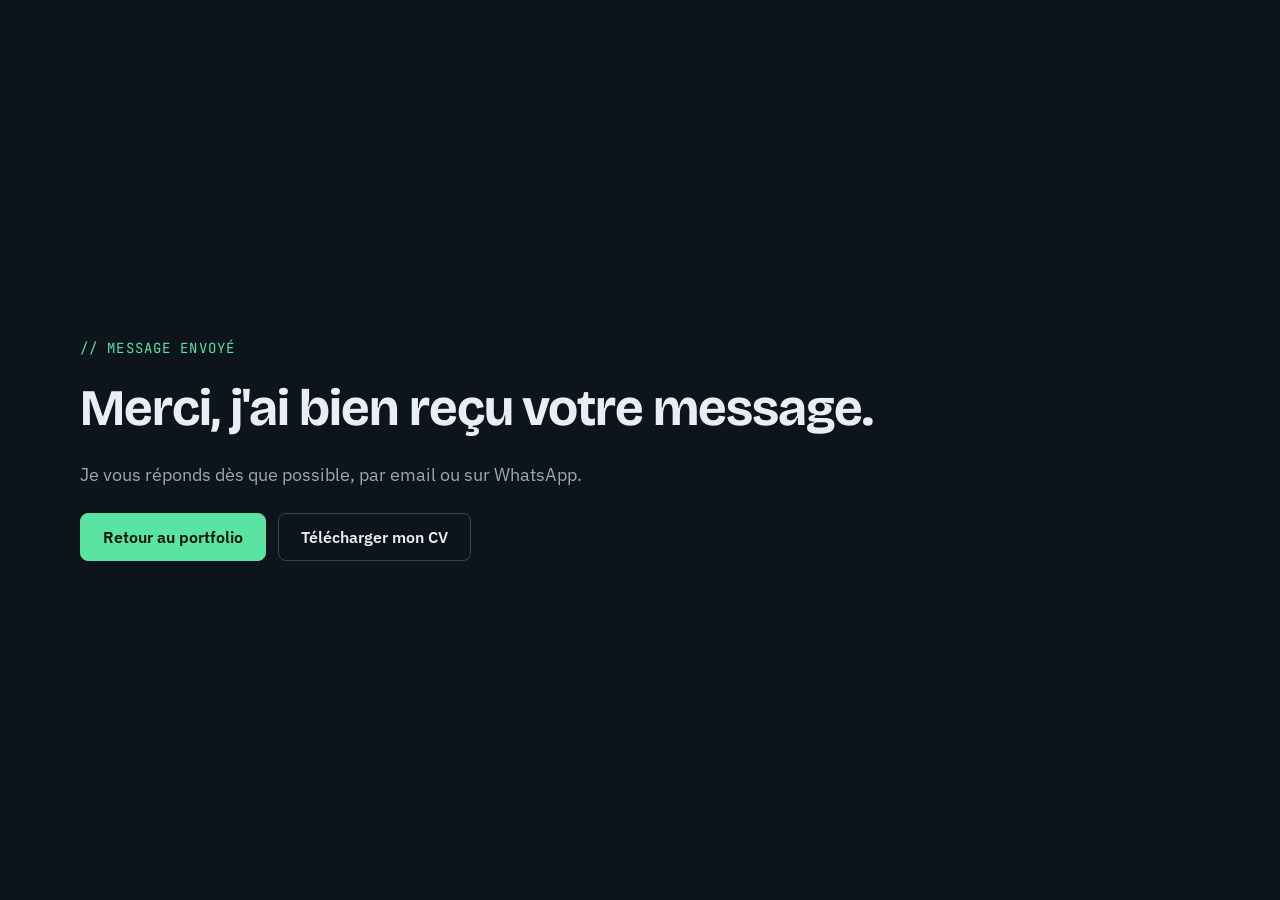
<file: merci.html>
<!DOCTYPE html>
<html lang="fr" data-theme="dark">

<head>
    <meta charset="utf-8">
    <meta name="viewport" content="width=device-width, initial-scale=1">
    <meta name="robots" content="noindex">
    <title>Message envoyé · Fandresena RAKOTOARIVELO</title>
    <script>
        try { var t = localStorage.getItem('theme'); if (t === 'light' || t === 'dark') document.documentElement.setAttribute('data-theme', t); } catch (e) { }
    </script>
    <link rel="preconnect" href="https://fonts.googleapis.com">
    <link rel="preconnect" href="https://fonts.gstatic.com" crossorigin>
    <link rel="stylesheet"
        href="https://fonts.googleapis.com/css2?family=Bricolage+Grotesque:opsz,wght@12..96,500..800&family=IBM+Plex+Sans:wght@400;500;600&family=JetBrains+Mono:wght@400;500&display=swap">
    <link rel="stylesheet" href="css/folio.css">
</head>

<body>
    <main class="wrap" style="min-height:100vh;display:flex;flex-direction:column;justify-content:center;gap:24px">
        <div class="eyebrow">// MESSAGE ENVOYÉ</div>
        <h1 class="h2">Merci, j'ai bien reçu votre message.</h1>
        <p class="p lg" style="max-width:560px">Je vous réponds dès que possible, par email ou sur WhatsApp.</p>
        <div class="btns">
            <a class="btn btn-p" href="index.html">Retour au portfolio</a>
            <a class="btn btn-g" href="Documentation/CV_Fandresena_ARSB.pdf">Télécharger mon CV</a>
        </div>
    </main>
</body>

</html>
</file>
<file: css/folio.css>
/* Portfolio Fandresena · thème terminal, vert phosphore + ambre
   Sombre par défaut, thème clair via [data-theme="light"] */

:root {
    --bg: #0E141B;
    --band: #111A23;
    --surface: #151D27;
    --surface2: #1C2633;
    --line: #263241;
    --line2: #33445A;
    --text: #E8EEF4;
    --muted: #9AA7B8;
    --accent: #5BE3A2;
    --amber: #F2B84B;
    --grid: rgba(255, 255, 255, .035);
    --deep: #0B1016;
    --onaccent: #07140E;
    --sans: 'IBM Plex Sans', system-ui, sans-serif;
    --mono: 'JetBrains Mono', ui-monospace, monospace;
    --disp: 'Bricolage Grotesque', 'IBM Plex Sans', system-ui, sans-serif;
    color-scheme: dark;
}

[data-theme="light"] {
    --bg: #F6F8FA;
    --band: #EDF1F5;
    --surface: #FFFFFF;
    --surface2: #EEF2F6;
    --line: #D5DCE5;
    --line2: #B8C3D0;
    --text: #14202C;
    --muted: #4B5A6B;
    --accent: #0A7D52;
    --amber: #8A5A00;
    --grid: rgba(0, 0, 0, .045);
    --deep: #E6ECF2;
    --onaccent: #FFFFFF;
    color-scheme: light;
}

*, *::before, *::after { box-sizing: border-box; }
html { scroll-behavior: smooth; }
@media (prefers-reduced-motion: reduce) { html { scroll-behavior: auto; } }

body {
    margin: 0;
    background: var(--bg);
    color: var(--text);
    font-family: var(--sans);
    font-size: 16px;
    line-height: 1.6;
    -webkit-font-smoothing: antialiased;
    overflow-x: hidden;
}

img { max-width: 100%; height: auto; display: block; }
h1, h2, h3, h4, p { margin: 0; }
h1, h2 { text-wrap: balance; }
p { text-wrap: pretty; }
::selection { background: color-mix(in srgb, var(--accent) 30%, transparent); }

a { color: var(--accent); text-decoration: none; }
a:hover { text-decoration: underline; }
:focus-visible { outline: 2px solid var(--accent); outline-offset: 3px; }
[hidden] { display: none !important; }

.mono { font-family: var(--mono); }
.wrap { max-width: 1200px; margin: 0 auto; padding-inline: clamp(16px, 4vw, 40px); }

.skip {
    position: absolute; left: -9999px; top: 8px;
    padding: 12px 16px; border-radius: 8px;
    background: var(--accent); color: var(--onaccent);
    font-family: var(--mono); font-size: 14px;
}
.skip:focus { left: 12px; z-index: 100; text-decoration: none; }

/* ---------- En-tête ---------- */
.site-header {
    position: sticky; top: 0; z-index: 50;
    background: var(--bg);
    border-bottom: 1px solid var(--line);
}
.bar {
    display: flex; flex-wrap: wrap; align-items: center; justify-content: space-between;
    gap: 8px 24px; padding-block: 14px;
}
.brand { display: inline-flex; align-items: center; gap: 12px; color: var(--text); }
.brand:hover { text-decoration: none; }
.brand-mark {
    display: inline-flex; align-items: center; justify-content: center;
    width: 38px; height: 38px; border: 1.5px solid var(--accent); border-radius: 8px;
    color: var(--accent); font: 500 14px var(--mono);
}
.brand-text { display: flex; flex-direction: column; line-height: 1.25; }
.brand-name { font: 600 18px var(--disp); color: var(--text); }
.brand-tag { font: 12px var(--mono); color: var(--accent); }

.nav { display: flex; flex-wrap: wrap; align-items: center; gap: 2px 4px; }
.nav-link {
    display: inline-flex; align-items: center; min-height: 44px; padding: 12px 10px;
    font: 14px var(--mono); color: var(--muted); border-bottom: 2px solid transparent;
}
.nav-link:hover { color: var(--text); text-decoration: none; }
.nav-link.is-active { color: var(--accent); border-bottom-color: var(--accent); }
.nav .btn { min-height: 44px; font-size: 14px; padding: 0 16px; margin-left: 8px; }
.nav .theme-btn { margin-left: 4px; padding: 0 14px; }
.theme-btn .i-sun { display: none; }
[data-theme="light"] .theme-btn .i-sun { display: block; }
[data-theme="light"] .theme-btn .i-moon { display: none; }

.burger {
    display: none; align-items: center; justify-content: center;
    width: 48px; height: 48px; border-radius: 8px;
    border: 1px solid var(--line2); background: transparent; color: var(--text); cursor: pointer;
}
.burger:hover { border-color: var(--accent); color: var(--accent); }
.burger .i-close { display: none; }
.burger[aria-expanded="true"] .i-open { display: none; }
.burger[aria-expanded="true"] .i-close { display: block; }

/* ---------- Boutons ---------- */
.btn {
    display: inline-flex; align-items: center; justify-content: center; gap: 8px;
    min-height: 48px; padding: 0 22px; border-radius: 8px;
    font: 600 16px var(--sans); border: 1px solid var(--accent); cursor: pointer;
    background: transparent; color: var(--text);
}
.btn:hover { text-decoration: none; }
.btn-p { background: var(--accent); color: var(--onaccent); }
.btn-p:hover { filter: brightness(1.1); }
.btn-g { border-color: var(--line2); color: var(--text); }
.btn-g:hover { border-color: var(--accent); color: var(--accent); }
.btn-ghost { border-color: transparent; color: var(--accent); }
.btn i { font-size: 1.05em; }

/* ---------- Éléments communs ---------- */
.card { background: var(--surface); border: 1px solid var(--line); border-radius: 14px; }
article.card { transition: border-color .2s ease; }
article.card:hover { border-color: var(--accent); }
@media (prefers-reduced-motion: no-preference) {
    article.card { transition: transform .2s ease, border-color .2s ease; }
    article.card:hover { transform: translateY(-3px); }
}

.chips { display: flex; flex-wrap: wrap; gap: 8px; }
.chip {
    display: inline-flex; align-items: center; gap: 6px;
    font: 13px var(--mono); padding: 5px 10px; border-radius: 6px;
    background: var(--surface2); color: var(--text); border: 1px solid var(--line);
}
.chip.wip { background: transparent; color: var(--amber); border: 1px dashed var(--amber); }
.chip.live { color: var(--accent); border-color: var(--accent); }

.kick { font: 13px var(--mono); letter-spacing: .06em; color: var(--accent); }
.eyebrow { font: 14px var(--mono); color: var(--accent); letter-spacing: .08em; }
.h2 { font: 700 clamp(32px, 4vw, 52px)/1.08 var(--disp); letter-spacing: -.02em; }
.h3 { font: 700 26px/1.15 var(--disp); letter-spacing: -.01em; }
.h3.sm { font-size: 22px; }
.p { font-size: 16px; line-height: 1.65; color: var(--muted); }
.p.lg { font-size: 18px; }
.lnk { font: 500 14px var(--mono); }
.group-title { font: 500 15px var(--mono); color: var(--muted); letter-spacing: .04em; }

.ico {
    display: inline-flex; align-items: center; justify-content: center; flex: none;
    width: 46px; height: 46px; border-radius: 10px;
    background: var(--surface2); border: 1px solid var(--line); color: var(--accent);
}
.ico svg { display: block; }

section { scroll-margin-top: 76px; }
.sec { padding-block: clamp(56px, 8vw, 104px); }
.sec.alt { background: var(--band); border-block: 1px solid var(--line); }
.sec-head { display: flex; flex-direction: column; gap: 12px; margin-bottom: 48px; }

/* ---------- Hero ---------- */
.hero {
    border-bottom: 1px solid var(--line);
    background-image:
        linear-gradient(var(--grid) 1px, transparent 1px),
        linear-gradient(90deg, var(--grid) 1px, transparent 1px);
    background-size: 48px 48px;
}
.hero-in {
    display: flex; flex-wrap: wrap; align-items: center; gap: 48px 64px;
    padding-block: clamp(40px, 7vw, 96px);
}
.hero-main { flex: 1 1 520px; min-width: 0; display: flex; flex-direction: column; gap: 28px; }
.hero h1 {
    font: 800 clamp(44px, 6.4vw, 88px)/1 var(--disp); letter-spacing: -.03em;
}
.hero h1 em { font-style: normal; color: var(--accent); }
.hero-lead { font-size: 19px; line-height: 1.65; color: var(--muted); max-width: 620px; }
.hero-lead strong { color: var(--text); font-weight: 600; }
.btns { display: flex; flex-wrap: wrap; gap: 12px; }

.term { max-width: 620px; overflow: hidden; }
.term-bar {
    display: flex; align-items: center; gap: 8px; padding: 10px 16px;
    border-bottom: 1px solid var(--line); background: var(--surface2);
}
.dot { display: block; width: 10px; height: 10px; border-radius: 50%; }
.dot.r { background: #FF6B6B; } .dot.y { background: var(--amber); } .dot.g { background: var(--accent); }
.term-title { margin-left: 8px; font: 12px var(--mono); color: var(--muted); }
.term-body { padding: 18px 20px; font: 14px/1.75 var(--mono); display: flex; flex-direction: column; gap: 2px; }
.term-body .ps { color: var(--accent); }
.term-body .out { color: var(--muted); margin-bottom: 6px; }
.term-body .out:last-child { margin-bottom: 0; }
.cursor { display: inline-block; width: 9px; height: 17px; background: var(--accent); vertical-align: -3px; margin-left: 4px; }
@media (prefers-reduced-motion: no-preference) {
    .cursor { animation: blink 1.1s steps(1) infinite; }
    @keyframes blink { 0%, 49% { opacity: 1; } 50%, 100% { opacity: 0; } }
}

.hero-side {
    flex: 0 1 380px; min-width: 260px; width: 100%; max-width: 380px;
    display: flex; flex-direction: column; gap: 14px;
}
.portrait {
    aspect-ratio: 4 / 5; width: 100%; object-fit: cover; object-position: center top;
    border: 1px solid var(--line2); border-radius: 16px; background: var(--surface);
}
.status {
    display: flex; align-items: center; gap: 10px; padding: 12px 16px;
    border: 1px solid var(--line); border-radius: 10px; background: var(--surface);
    font: 13px var(--mono); color: var(--text);
}
.status .dot { flex: none; background: var(--accent); }

/* ---------- Chiffres ---------- */
.stats { border-bottom: 1px solid var(--line); background: var(--band); }
.stats-in { display: flex; flex-wrap: wrap; }
.stat { flex: 1 1 240px; padding: 28px 24px; border-right: 1px solid var(--line); display: flex; flex-direction: column; gap: 6px; }
.stat:last-child { border-right: 0; }
.stat b { font: 700 40px/1 var(--disp); color: var(--accent); }
.stat span { font-size: 15px; color: var(--muted); }

/* ---------- Stage ---------- */
.stage-box {
    border-color: var(--accent); padding: clamp(24px, 4vw, 48px);
    display: flex; flex-wrap: wrap; gap: 40px 64px;
}
.stage-l { flex: 1 1 420px; min-width: 0; display: flex; flex-direction: column; gap: 24px; }
.stage-r { flex: 1 1 360px; min-width: 0; display: flex; flex-direction: column; gap: 20px; }
.stage-l h2 { font: 700 clamp(30px, 3.6vw, 46px)/1.1 var(--disp); letter-spacing: -.02em; }
.rows { display: flex; flex-direction: column; }
.row {
    display: flex; flex-wrap: wrap; justify-content: space-between; align-items: center;
    gap: 6px 16px; padding: 14px 0; border-top: 1px solid var(--line);
}
.rows .row:last-child { border-bottom: 1px solid var(--line); }
.row .k { font: 13px var(--mono); color: var(--muted); display: inline-flex; align-items: center; gap: 10px; }
.row .k i { color: var(--accent); width: 18px; text-align: center; font-size: 16px; }
.give { display: flex; gap: 16px; }
.give .ico { width: 40px; height: 40px; }
.give div { display: flex; flex-direction: column; gap: 4px; }
.give .p { font-size: 15px; }

/* ---------- À propos ---------- */
.about { display: flex; flex-wrap: wrap; gap: 40px 64px; }
.about-l { flex: 1.3 1 460px; min-width: 0; display: flex; flex-direction: column; gap: 20px; }
.about-r { flex: 1 1 340px; min-width: 0; display: flex; flex-direction: column; gap: 16px; }
.about .card { padding: 24px; display: flex; flex-direction: column; gap: 14px; }
.lang { display: flex; justify-content: space-between; align-items: center; gap: 12px; padding-bottom: 12px; border-bottom: 1px solid var(--line); }
.lang:last-child { border-bottom: 0; padding-bottom: 0; }
.lang small { font: 13px var(--mono); color: var(--muted); }

/* ---------- Compétences ---------- */
.legend { display: flex; flex-wrap: wrap; gap: 10px 24px; margin-bottom: 32px; font: 13px var(--mono); color: var(--muted); }
.legend span { display: inline-flex; align-items: center; gap: 8px; }
.legend .chip { padding: 2px 8px; }
.grid { display: flex; flex-wrap: wrap; gap: 20px; }
.skill { flex: 1 1 340px; padding: 28px; display: flex; flex-direction: column; gap: 18px; }
.skill.hl { border-color: var(--accent); }
.skill-head { display: flex; align-items: center; gap: 14px; }

/* ---------- Projets ---------- */
.projets-head { display: flex; flex-wrap: wrap; align-items: flex-end; justify-content: space-between; gap: 24px; margin-bottom: 40px; }
.projets-head .sec-head { margin: 0; }
.tabs { display: flex; flex-wrap: wrap; gap: 8px; }
.tab {
    min-height: 44px; padding: 0 20px; border-radius: 999px;
    border: 1px solid var(--line2); background: transparent; color: var(--muted);
    font: 14px var(--mono); cursor: pointer;
}
.tab:hover { color: var(--text); border-color: var(--accent); }
.tab[aria-pressed="true"] { background: var(--accent); color: var(--onaccent); border-color: var(--accent); font-weight: 500; }

.proj-group { display: flex; flex-direction: column; gap: 20px; margin-bottom: 56px; }
.proj-group:last-child { margin-bottom: 0; }
.row2 { display: flex; flex-wrap: wrap; gap: 20px; }
.proj { min-width: 0; padding: 32px; display: flex; flex-direction: column; gap: 22px; }
.proj.big { flex: 3 1 600px; border-color: var(--accent); }
.proj.side { flex: 2 1 360px; }
.proj.wide { flex-direction: row; flex-wrap: wrap; align-items: center; gap: 28px 48px; }
.proj-info { display: flex; flex-direction: column; gap: 12px; }
.proj.wide .proj-info { flex: 1 1 360px; min-width: 0; gap: 14px; }
.links { display: flex; flex-wrap: wrap; gap: 12px 20px; align-items: center; }

.diagram {
    display: flex; flex-wrap: nowrap; align-items: center; gap: 14px;
    padding: 24px; border: 1px dashed var(--line2); border-radius: 12px; background: var(--deep);
}
.proj.wide .diagram { flex: 1 1 380px; min-width: 0; flex-direction: column; align-items: stretch; }
.diagram-row { display: flex; flex-wrap: wrap; align-items: center; gap: 14px; }
.node { display: flex; flex-direction: column; gap: 4px; padding: 14px 16px; border: 1px solid var(--line2); border-radius: 10px; background: var(--surface2); min-width: 0; flex: 0 1 auto; }
.node.warn { border-color: var(--amber); }
.node.sm { min-width: 96px; }
.node b { font: 500 15px var(--mono); color: var(--text); }
.node small { font: 12px var(--mono); color: var(--muted); }
.arrow { flex: 1 1 60px; min-width: 56px; display: flex; flex-direction: column; gap: 6px; }
.arrow span { font: 12px var(--mono); color: var(--muted); text-align: center; }
.arrow div { display: flex; align-items: center; }
.arrow div::before { content: ""; flex: 1; height: 2px; background: var(--accent); }
.arrow div::after { content: ""; border-block: 6px solid transparent; border-left: 10px solid var(--accent); }
.rank { display: flex; align-items: flex-end; gap: 14px; }
.rank b { font: 800 96px/.85 var(--disp); color: var(--accent); letter-spacing: -.04em; }
.rank span { font: 13px var(--mono); color: var(--muted); padding-bottom: 6px; }

.proj-card { flex: 1 1 340px; min-width: 0; display: flex; flex-direction: column; overflow: hidden; }
.shot { display: block; aspect-ratio: 16 / 10; background: var(--deep); border-bottom: 1px solid var(--line); overflow: hidden; }
.shot img { width: 100%; height: 100%; object-fit: cover; object-position: top; }
.proj-card .body { padding: 24px; display: flex; flex-direction: column; gap: 14px; flex: 1; }
.proj-card .links { margin-top: auto; padding-top: 6px; }

/* ---------- Parcours ---------- */
.path { display: flex; flex-wrap: wrap; gap: 48px 64px; }
.path-l { flex: 1 1 380px; min-width: 0; display: flex; flex-direction: column; gap: 20px; }
.path-r { flex: 1.4 1 480px; min-width: 0; display: flex; flex-direction: column; gap: 20px; }
.edu { padding: 26px; display: flex; flex-direction: column; gap: 10px; }
.edu.now { border-color: var(--accent); }
.edu .when { display: flex; flex-wrap: wrap; gap: 8px 12px; align-items: center; font: 13px var(--mono); color: var(--muted); }
.edu.now .when { color: var(--accent); }
.edu .p { font-size: 15px; }
.step { display: flex; gap: 20px; }
.step-rail { display: flex; flex-direction: column; align-items: center; }
.step-rail i { display: block; width: 16px; height: 16px; border-radius: 50%; border: 2px solid var(--amber); margin-top: 4px; flex: none; }
.step.now .step-rail i { background: var(--accent); border-color: var(--accent); }
.step-rail::after { content: ""; flex: 1; width: 2px; background: var(--line2); margin-top: 6px; }
.step:last-child .step-rail::after { display: none; }
.step-body { padding-bottom: 32px; display: flex; flex-direction: column; gap: 6px; min-width: 0; }
.step:last-child .step-body { padding-bottom: 0; }
.step .when { font: 13px var(--mono); color: var(--amber); }
.step.now .when { color: var(--accent); }
.step .p { font-size: 15px; }

/* ---------- Contact ---------- */
.contact { display: flex; flex-wrap: wrap; gap: 40px 64px; }
.contact-l { flex: 1 1 380px; min-width: 0; display: flex; flex-direction: column; gap: 28px; }
.contact-r { flex: 1 1 400px; min-width: 0; padding: 32px; display: flex; flex-direction: column; gap: 20px; }
.copy-wrap { display: flex; flex-wrap: wrap; align-items: center; gap: 8px 14px; }
.copy-wrap .btn { min-height: 44px; font-size: 13px; padding: 0 14px; }
.field-wrap { display: flex; flex-direction: column; gap: 8px; }
.field-wrap label { font: 13px var(--mono); color: var(--muted); }
.field {
    width: 100%; min-height: 48px; padding: 12px 14px; border-radius: 8px;
    border: 1px solid var(--line2); background: var(--bg); color: var(--text);
    font: 16px var(--sans);
}
.field::placeholder { color: var(--muted); opacity: .8; }
textarea.field { resize: vertical; }
.bot { position: absolute; left: -9999px; }
.form-status { min-height: 1.6em; font-size: 14px; }
.form-status.ok { color: var(--accent); }
.form-status.err { color: var(--amber); }

/* ---------- Pied de page ---------- */
.site-footer { border-top: 1px solid var(--line); }
.foot { display: flex; flex-wrap: wrap; align-items: center; justify-content: space-between; gap: 12px 24px; padding-block: 28px; font: 13px var(--mono); color: var(--muted); }
.foot nav { display: flex; flex-wrap: wrap; gap: 0 20px; }
.foot a { min-height: 44px; display: inline-flex; align-items: center; gap: 8px; font-size: 13px; }

/* ---------- Mobile ---------- */
@media (max-width: 639px) {
    .diagram { flex-wrap: wrap; }
    .diagram .arrow { flex-basis: 100%; }
}
@media (max-width: 759px) {
    .burger { display: inline-flex; }
    .nav {
        display: none; flex-basis: 100%; flex-direction: column; align-items: stretch;
        gap: 0; padding-top: 8px; border-top: 1px solid var(--line);
    }
    .nav.open { display: flex; }
    .nav-link { border-bottom: 1px solid var(--line); padding: 14px 4px; min-height: 48px; }
    .nav-link.is-active { border-bottom-color: var(--accent); }
    .nav .btn { margin: 12px 0 4px; }
    .nav .theme-btn { margin-left: 0; }
    section { scroll-margin-top: 84px; }
    .stat { border-right: 0; border-bottom: 1px solid var(--line); }
    .stat:last-child { border-bottom: 0; }
    .proj { padding: 24px; }
    .rank b { font-size: 72px; }
}
@media (min-width: 760px) {
    .theme-btn .lbl { display: none; }
    .nav .theme-btn { padding: 0 12px; }
}
</file>
<file: css/cyber.css>
/* Effets cyber : à charger après folio.css */
#matrix{position:fixed;inset:0;width:100%;height:100%;pointer-events:none;z-index:0;opacity:.16}
.fx-off #matrix{display:none}
@media (max-width:576px){#matrix{opacity:.12}}

/* Curseur du terminal (la dernière ligne a déjà le sien) */
.term .typing:not(.warn)::after{content:"\258D";margin-left:2px;color:#4FD8A0;animation:fx-blink 1s steps(1) infinite}
@keyframes fx-blink{50%{opacity:0}}

/* Glitch du titre */
.glitch{position:relative;display:inline-block}
.glitch::before,.glitch::after{content:attr(data-text);position:absolute;left:0;top:0;width:100%;opacity:0;pointer-events:none;-webkit-text-fill-color:currentColor}
.glitch.go::before{opacity:.9;color:#ff3b6b;transform:translateX(-3px);animation:fx-glitch .45s steps(2)}
.glitch.go::after{opacity:.9;color:#3bd6ff;transform:translateX(3px);animation:fx-glitch .45s steps(2) reverse}
@keyframes fx-glitch{
    0%{clip-path:inset(10% 0 70% 0)}25%{clip-path:inset(60% 0 5% 0)}
    50%{clip-path:inset(30% 0 40% 0)}75%{clip-path:inset(80% 0 2% 0)}100%{clip-path:inset(0 0 90% 0)}
}

/* Cartes : halo qui suit la souris */
.card.tilt{will-change:transform}
.card.tilt::after{content:"";position:absolute;inset:0;border-radius:inherit;pointer-events:none;opacity:0;
    background:radial-gradient(260px circle at var(--mx,50%) var(--my,50%),rgba(79,216,160,.18),transparent 60%);
    transition:opacity .2s}
.card.tilt:hover::after{opacity:1}

/* Bouton FX */
.fx-toggle{position:fixed;left:1rem;bottom:calc(1rem + env(safe-area-inset-bottom,0px));z-index:1030;padding:.35rem .7rem;border-radius:6px;
    border:1px solid #4FD8A0;background:#0D131B;color:#4FD8A0;font:600 .8rem "JetBrains Mono",monospace;cursor:pointer}
.fx-toggle:hover,.fx-toggle:focus-visible{background:#4FD8A0;color:#0D131B;outline:none}

/* Konami */
#granted{position:fixed;inset:0;z-index:2000;display:flex;align-items:center;justify-content:center;
    background:rgba(6,10,15,.94);color:#4FD8A0;font:800 clamp(1.5rem,6vw,3.5rem) "JetBrains Mono",monospace;
    text-align:center;cursor:pointer;animation:fx-in .3s}
#granted small{display:block;margin-top:1rem;font:400 1rem "IBM Plex Sans",sans-serif;color:#cfd8e3}
@keyframes fx-in{from{opacity:0;transform:scale(1.05)}}

/* Animations coupées */
.fx-off .glitch.go::before,.fx-off .glitch.go::after,.fx-off .card.tilt::after{display:none}

/* Toucher : le halo suit le doigt */
.card.tilt.touch-on::after{opacity:1}

/* Ajustements : pluie de code derrière le contenu, halo sur les cartes */
#matrix{z-index:-1}
.card.tilt{position:relative}
.fx-toggle{z-index:1030}
</file>
<file: css/reveal.css>
/* Animations d'apparition du contenu : à charger après folio.css et cyber.css */
.js [data-fx]{opacity:0;
    transition:opacity .7s ease,transform .8s cubic-bezier(.2,.7,.2,1),filter .7s ease;
    transition-delay:var(--d,0s)}

/* Variantes (état de départ) */
.js [data-fx=up]{transform:translateY(36px)}
.js [data-fx=left]{transform:translateX(-48px)}
.js [data-fx=right]{transform:translateX(48px);filter:blur(6px)}
.js [data-fx=zoom]{transform:scale(.8)}
.js [data-fx=blur]{transform:translateY(14px);filter:blur(10px)}
.js [data-fx=pop]{transform:scale(.5);transition-timing-function:cubic-bezier(.34,1.56,.64,1)}
.js [data-fx=flip]{transform:perspective(800px) rotateX(-55deg) translateY(30px);transform-origin:top center}

/* État final commun */
.js [data-fx].fx-show{opacity:1;transform:none;filter:none}

/* Texte mot par mot */
.w{display:inline-block}
.js [data-fx=words]{opacity:1;transform:none;filter:none;transition:none}
.js [data-fx=words] .w{opacity:0;transform:translateY(.7em);
    transition:opacity .5s ease,transform .5s cubic-bezier(.2,.7,.2,1);
    transition-delay:calc(var(--i,0) * .035s + .2s)}
.js [data-fx=words].fx-show .w{opacity:1;transform:none}

/* Impulsion unique sur les cartes mises en avant */
.js [data-fx].fx-show.hl{animation:fx-pulse 1.2s ease-out .7s 1}
@keyframes fx-pulse{
    from{box-shadow:0 0 0 0 rgba(221,190,126,.5)}
    to{box-shadow:0 0 0 16px rgba(221,190,126,0)}
}

/* Photo de profil : absente au départ, elle arrive de la droite vers sa place */
.portrait-wrap{display:block;border-radius:16px;overflow:hidden}
.portrait-wrap .portrait{display:block}
.js [data-fx=slide]{
    opacity:0;
    transform:translateX(min(70vw,480px));
    transition:opacity .5s ease,transform .7s cubic-bezier(.2,.8,.2,1);
    transition-delay:.1s}

/* Petit écran : la photo est centrée */
@media (max-width:960px){
    .hero-side{margin-inline:auto}
}

/* Mouvement réduit ou FX coupés : tout s'affiche directement */
@media (prefers-reduced-motion:reduce){
    :root:not(.fx-on) [data-fx],:root:not(.fx-on) [data-fx] .w{opacity:1!important;transform:none!important;filter:none!important;transition:none!important;animation:none!important}
}
.fx-off [data-fx],.fx-off [data-fx] .w{opacity:1!important;transform:none!important;filter:none!important;transition:none!important;animation:none!important}

/* Petits écrans : déplacements plus courts, pour ne jamais dépasser la largeur */
@media (max-width:600px){
    .js [data-fx=left]{transform:translateX(-20px)}
    .js [data-fx=right]{transform:translateX(20px)}
}
</file>
